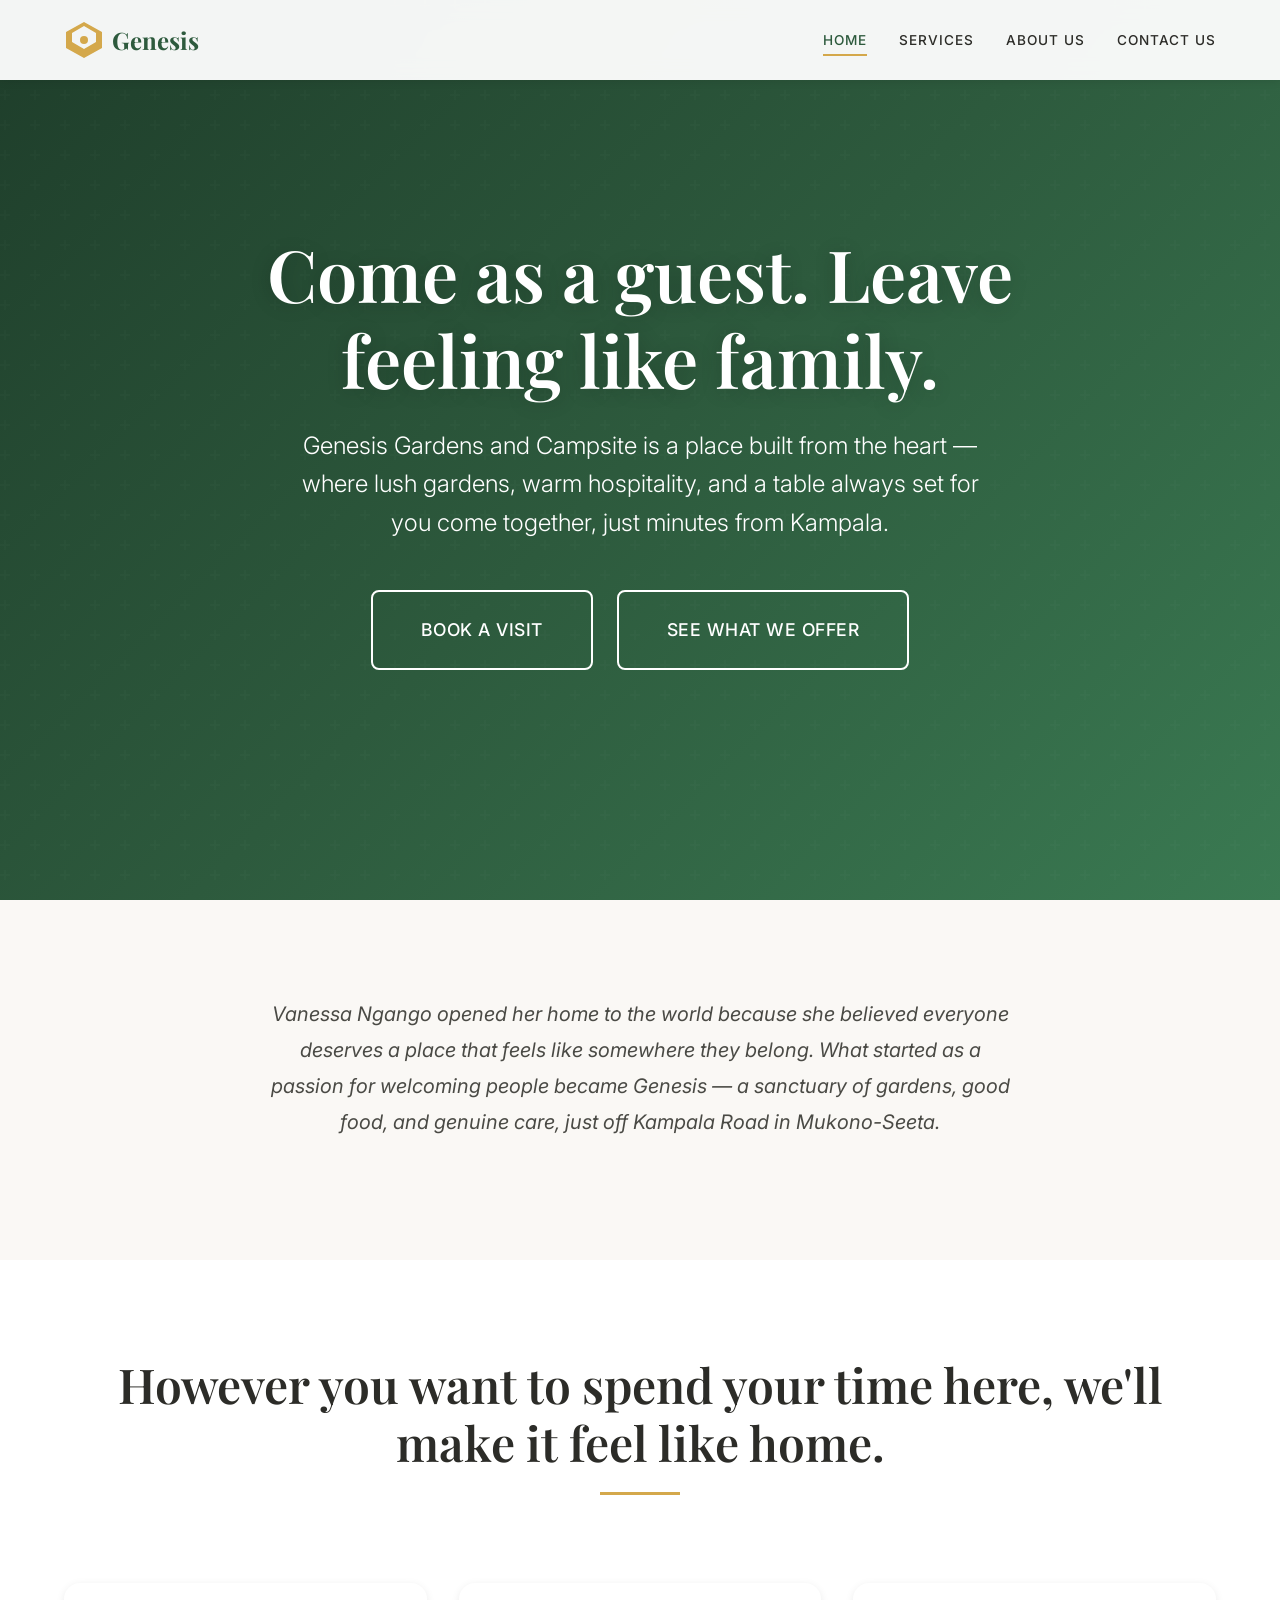
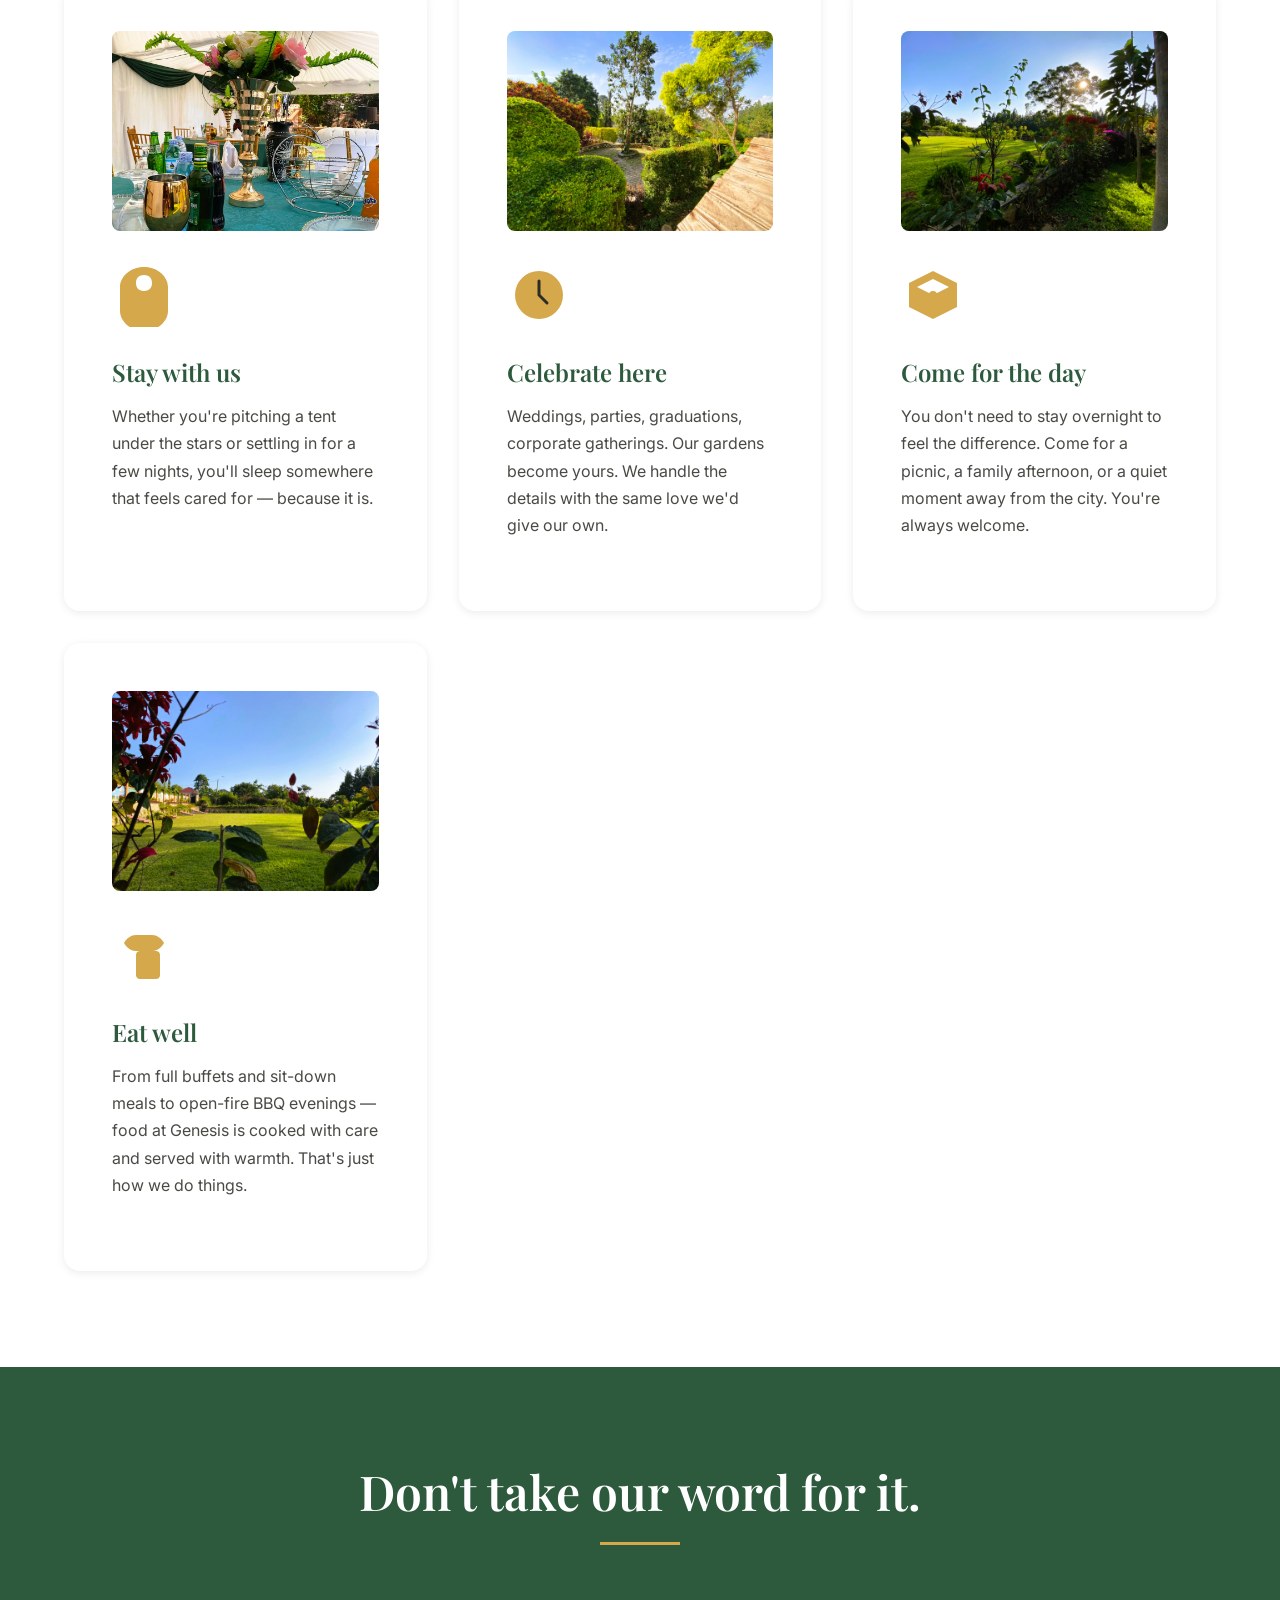
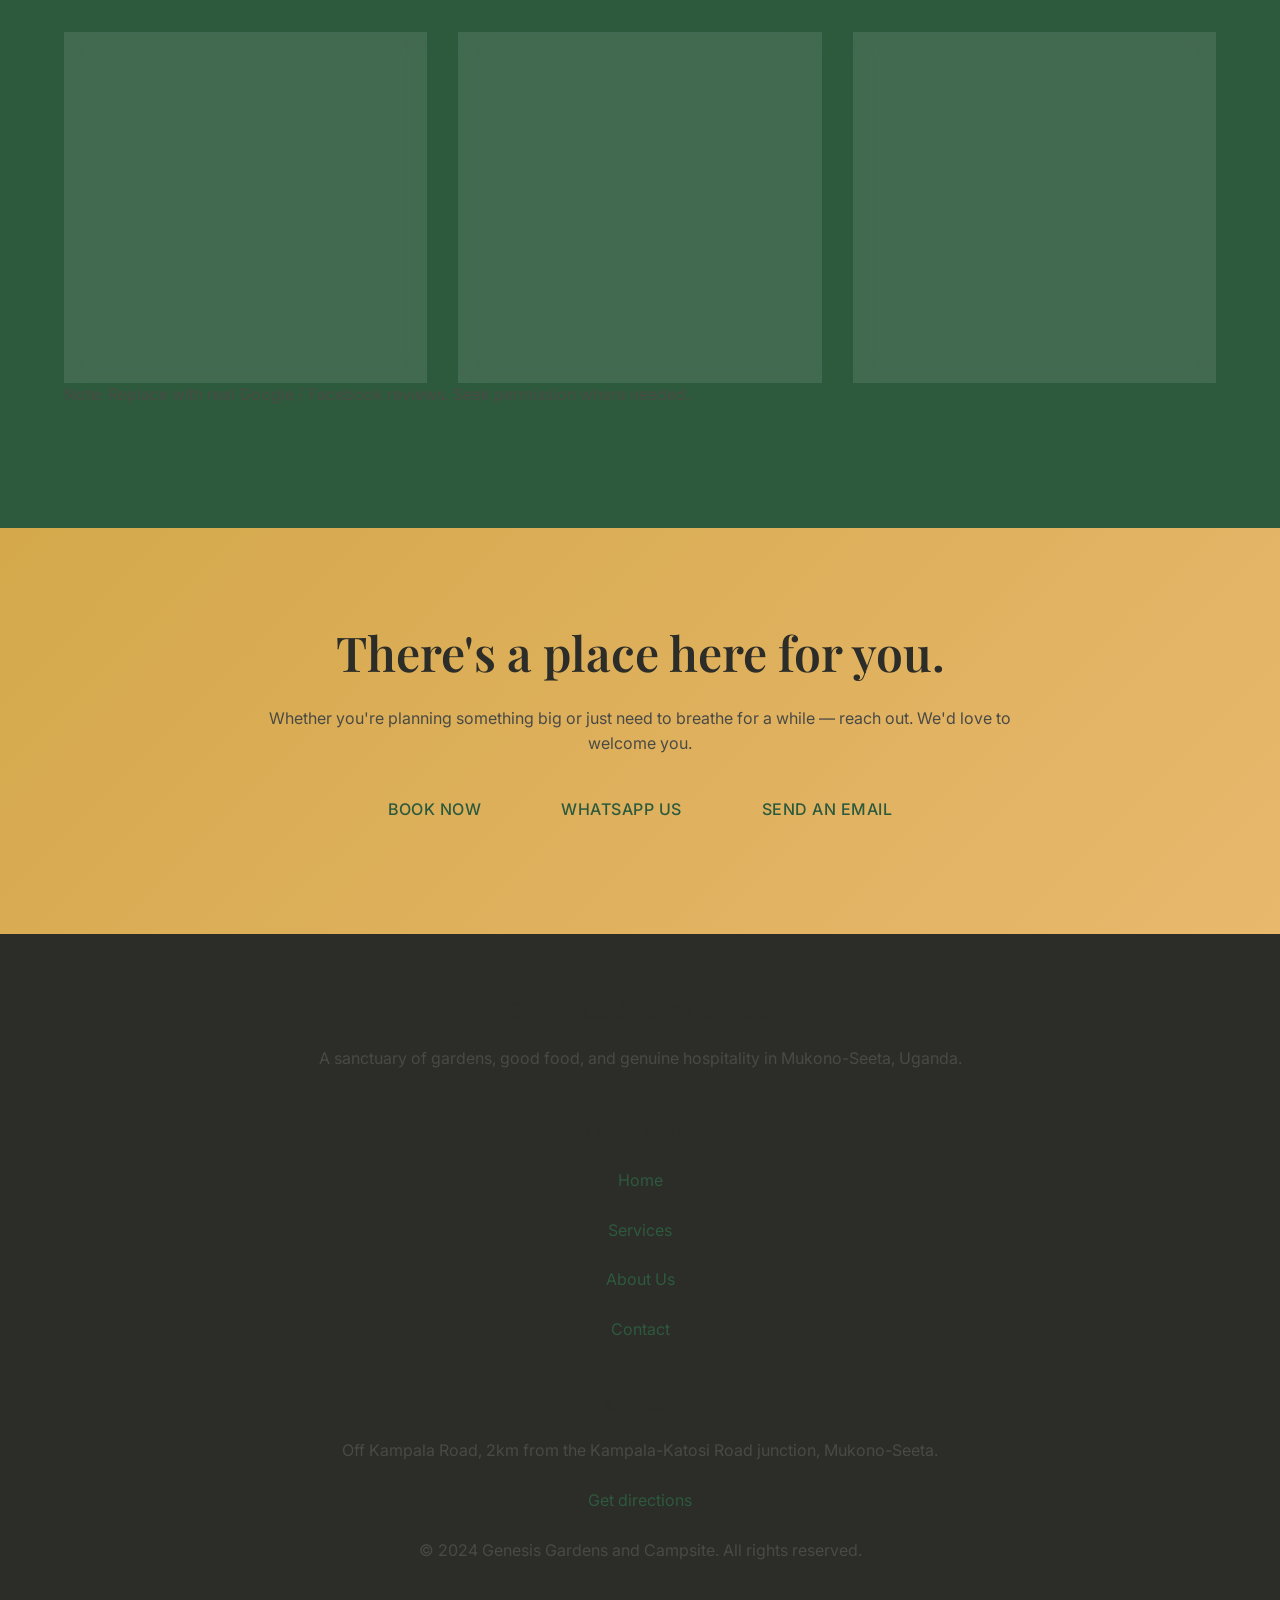
<file: index.html>
<!DOCTYPE html>
<html lang="en">
<head>
  <meta charset="UTF-8">
  <meta name="viewport" content="width=device-width, initial-scale=1.0">
  <meta name="description" content="Genesis Gardens and Campsite - A sanctuary of gardens, good food, and genuine hospitality in Mukono-Seeta, Uganda. Book camping, events, day visits, and catering.">
  <meta name="keywords" content="campsite, gardens, Uganda, Mukono, events, wedding venue, camping, day visits, catering">
  <title>Genesis Gardens and Campsite - Mukono-Seeta, Uganda</title>
  
  <!-- Google Fonts -->
  <link rel="preconnect" href="https://fonts.googleapis.com">
  <link rel="preconnect" href="https://fonts.gstatic.com" crossorigin>
  <link href="https://fonts.googleapis.com/css2?family=Inter:wght@300;400;500;600;700&family=Playfair+Display:wght@400;500;600;700&display=swap" rel="stylesheet">
  
  <!-- Stylesheets -->
  <link rel="stylesheet" href="styles.css">
</head>
<body>
  <!-- Navigation -->
  <nav class="navbar">
    <div class="container">
      <a href="index.html" class="logo">
        <svg class="logo-icon" viewBox="0 0 40 40" xmlns="http://www.w3.org/2000/svg">
          <path d="M20 2L2 12v16l18 10 18-10V12L20 2zm0 4l12 7v9l-12 7-12-7v-9l12-7z"/>
          <circle cx="20" cy="20" r="4"/>
        </svg>
        Genesis
      </a>
      
      <button class="mobile-menu-toggle" aria-label="Toggle menu">
        <span></span>
        <span></span>
        <span></span>
      </button>
      
      <ul class="nav-menu">
        <li><a href="index.html" class="nav-link active">Home</a></li>
        <li><a href="services.html" class="nav-link">Services</a></li>
        <li><a href="about.html" class="nav-link">About Us</a></li>
        <li><a href="contact.html" class="nav-link">Contact Us</a></li>
      </ul>
    </div>
  </nav>

    <!-- Hero Section -->
  <section class="hero">
    <div class="hero-bg-image"></div>
    <div class="hero-content">
      <h1 class="hero-headline">Come as a guest. Leave feeling like family.</h1>
      <p class="hero-subheadline">Genesis Gardens and Campsite is a place built from the heart — where lush gardens, warm hospitality, and a table always set for you come together, just minutes from Kampala.</p>
      <div class="hero-cta">
        <a href="contact.html" class="btn btn-outline btn-lg">Book a visit</a>
        <a href="services.html" class="btn btn-outline btn-lg">See what we offer</a>
      </div>
    </div>
  </section>

  <!-- About Section (Homepage One-liner) -->
  <section class="section">
    <div class="container container-narrow text-center">
      <p class="lead">
        Vanessa Ngango opened her home to the world because she believed everyone deserves a place that feels like somewhere they belong. What started as a passion for welcoming people became Genesis — a sanctuary of gardens, good food, and genuine care, just off Kampala Road in Mukono-Seeta.
      </p>
    </div>
  </section>

  <!-- Services Snapshot -->
  <section class="section section-alt">
    <div class="container">
      <div class="section-heading">
        <h2>However you want to spend your time here, we'll make it feel like home.</h2>
      </div>
      
      <div class="services-grid">
        <!-- Service Card 1 -->
        <div class="card">
          <img src="WhatsApp-Image-2023-01-08-at-12.52.33.jpg" alt="Camping accommodation at Genesis Gardens" class="card-img">
          <svg class="card-icon" viewBox="0 0 64 64" xmlns="http://www.w3.org/2000/svg">
            <path d="M32 4C18 4 8 14 8 24v24c0 10 10 20 24 20s24-10 24-20V24c0-10-10-20-24-20zm0 8c6 0 8 4 8 8s-2 8-8 8-8-4-8-8 2-8 8-8z"/>
            <path d="M20 44h24v4H20z"/>
          </svg>
          <h3 class="card-title">Stay with us</h3>
          <p class="card-text">Whether you're pitching a tent under the stars or settling in for a few nights, you'll sleep somewhere that feels cared for — because it is.</p>
        </div>
        
        <!-- Service Card 2 -->
        <div class="card">
          <img src="WhatsApp-Image-2023-01-08-at-13.04.06.jpg" alt="Events and celebrations at Genesis Gardens" class="card-img">
          <svg class="card-icon" viewBox="0 0 64 64" xmlns="http://www.w3.org/2000/svg">
            <circle cx="32" cy="32" r="24"/>
            <path d="M32 18v14l8 8" stroke="currentColor" stroke-width="3" fill="none" stroke-linecap="round"/>
          </svg>
          <h3 class="card-title">Celebrate here</h3>
          <p class="card-text">Weddings, parties, graduations, corporate gatherings. Our gardens become yours. We handle the details with the same love we'd give our own.</p>
        </div>
        
        <!-- Service Card 3 -->
        <div class="card">
          <img src="WhatsApp-Image-2023-01-08-at-13.04.17.jpg" alt="Day visits and picnics at Genesis Gardens" class="card-img">
          <svg class="card-icon" viewBox="0 0 64 64" xmlns="http://www.w3.org/2000/svg">
            <path d="M32 8L8 20v24l24 12 24-12V20L32 8zm0 8l16 8-16 8-16-8 16-8z"/>
            <circle cx="32" cy="32" r="4"/>
          </svg>
          <h3 class="card-title">Come for the day</h3>
          <p class="card-text">You don't need to stay overnight to feel the difference. Come for a picnic, a family afternoon, or a quiet moment away from the city. You're always welcome.</p>
        </div>
        
        <!-- Service Card 4 -->
        <div class="card">
          <img src="WhatsApp-Image-2023-01-08-at-13.04.18.jpg" alt="Catering and dining at Genesis Gardens" class="card-img">
          <svg class="card-icon" viewBox="0 0 64 64" xmlns="http://www.w3.org/2000/svg">
            <path d="M40 12H24c-8 0-12 8-12 8s4 8 12 8h16c8 0 12-8 12-8s-4-8-12-8z"/>
            <path d="M24 32v20c0 4 4 4 4 4h16c4 0 4-4 4-4V32c0-4-4-4-4-4H28c-4 0-4 4-4 4z"/>
          </svg>
          <h3 class="card-title">Eat well</h3>
          <p class="card-text">From full buffets and sit-down meals to open-fire BBQ evenings — food at Genesis is cooked with care and served with warmth. That's just how we do things.</p>
        </div>
      </div>
    </div>
  </section>

  <!-- Social Proof / Testimonials -->
  <section class="section testimonials">
    <div class="container">
      <div class="section-heading">
        <h2>Don't take our word for it.</h2>
      </div>
      
      <div class="testimonials-grid">
        <div class="testimonial-card">
          <p class="testimonial-text">So tranquil and secluded. The place feels like a real home — I recommend it to anyone who wants something genuinely special.</p>
          <p class="testimonial-author">— George</p>
        </div>
        
        <div class="testimonial-card">
          <p class="testimonial-text">Absolutely lovely. Very clean. You can feel the love in how it's maintained.</p>
          <p class="testimonial-author">— verified guest</p>
        </div>
        
        <div class="testimonial-card">
          <p class="testimonial-text">Another weekend of unforgettable experience. This place keeps drawing us back.</p>
          <p class="testimonial-author">— Benjamin</p>
        </div>
      </div>
      
      <p class="quote-section">Note: Replace with real Google / Facebook reviews. Seek permission where needed.</p>
    </div>
  </section>

  <!-- Bottom CTA -->
  <section class="cta-banner">
    <div class="container container-narrow">
      <h2>There's a place here for you.</h2>
      <p>Whether you're planning something big or just need to breathe for a while — reach out. We'd love to welcome you.</p>
      <div class="btn-group">
        <a href="contact.html" class="btn">Book now</a>
        <a href="contact.html" class="btn">WhatsApp us</a>
        <a href="contact.html" class="btn">Send an email</a>
      </div>
    </div>
  </section>

  <!-- Footer -->
  <footer class="footer">
    <div class="container">
      <div class="footer-content">
        <div class="footer-section">
          <h4>Genesis Gardens & Campsite</h4>
          <p>A sanctuary of gardens, good food, and genuine hospitality in Mukono-Seeta, Uganda.</p>
        </div>
        
        <div class="footer-section">
          <h4>Quick Links</h4>
          <p><a href="index.html">Home</a></p>
          <p><a href="services.html">Services</a></p>
          <p><a href="about.html">About Us</a></p>
          <p><a href="contact.html">Contact</a></p>
        </div>
        
        <div class="footer-section">
          <h4>Contact</h4>
          <p>Off Kampala Road, 2km from the Kampala-Katosi Road junction, Mukono-Seeta.</p>
          <p><a href="contact.html">Get directions</a></p>
        </div>
      </div>
      
      <div class="footer-bottom">
        <p>&copy; 2024 Genesis Gardens and Campsite. All rights reserved.</p>
      </div>
    </div>
  </footer>

  <!-- JavaScript -->
  <script src="script.js"></script>
</body>
</html>
</file>
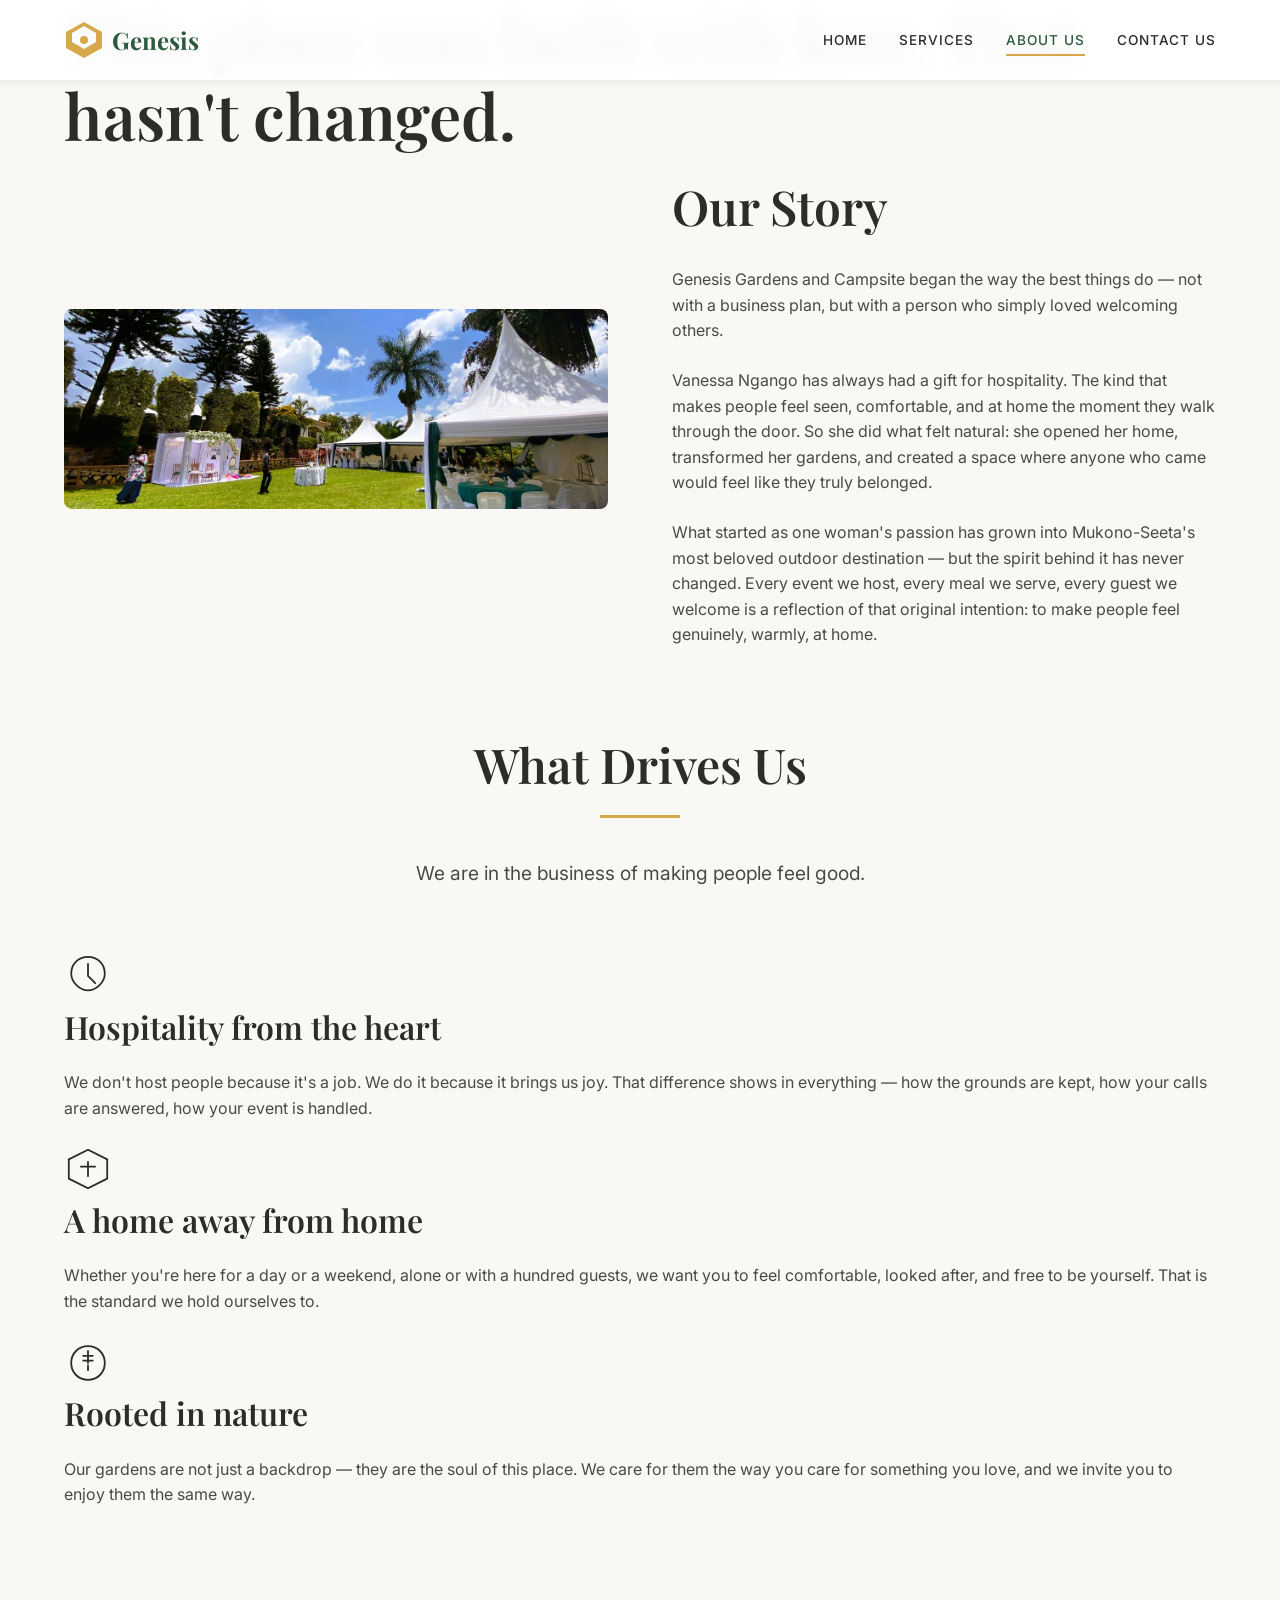
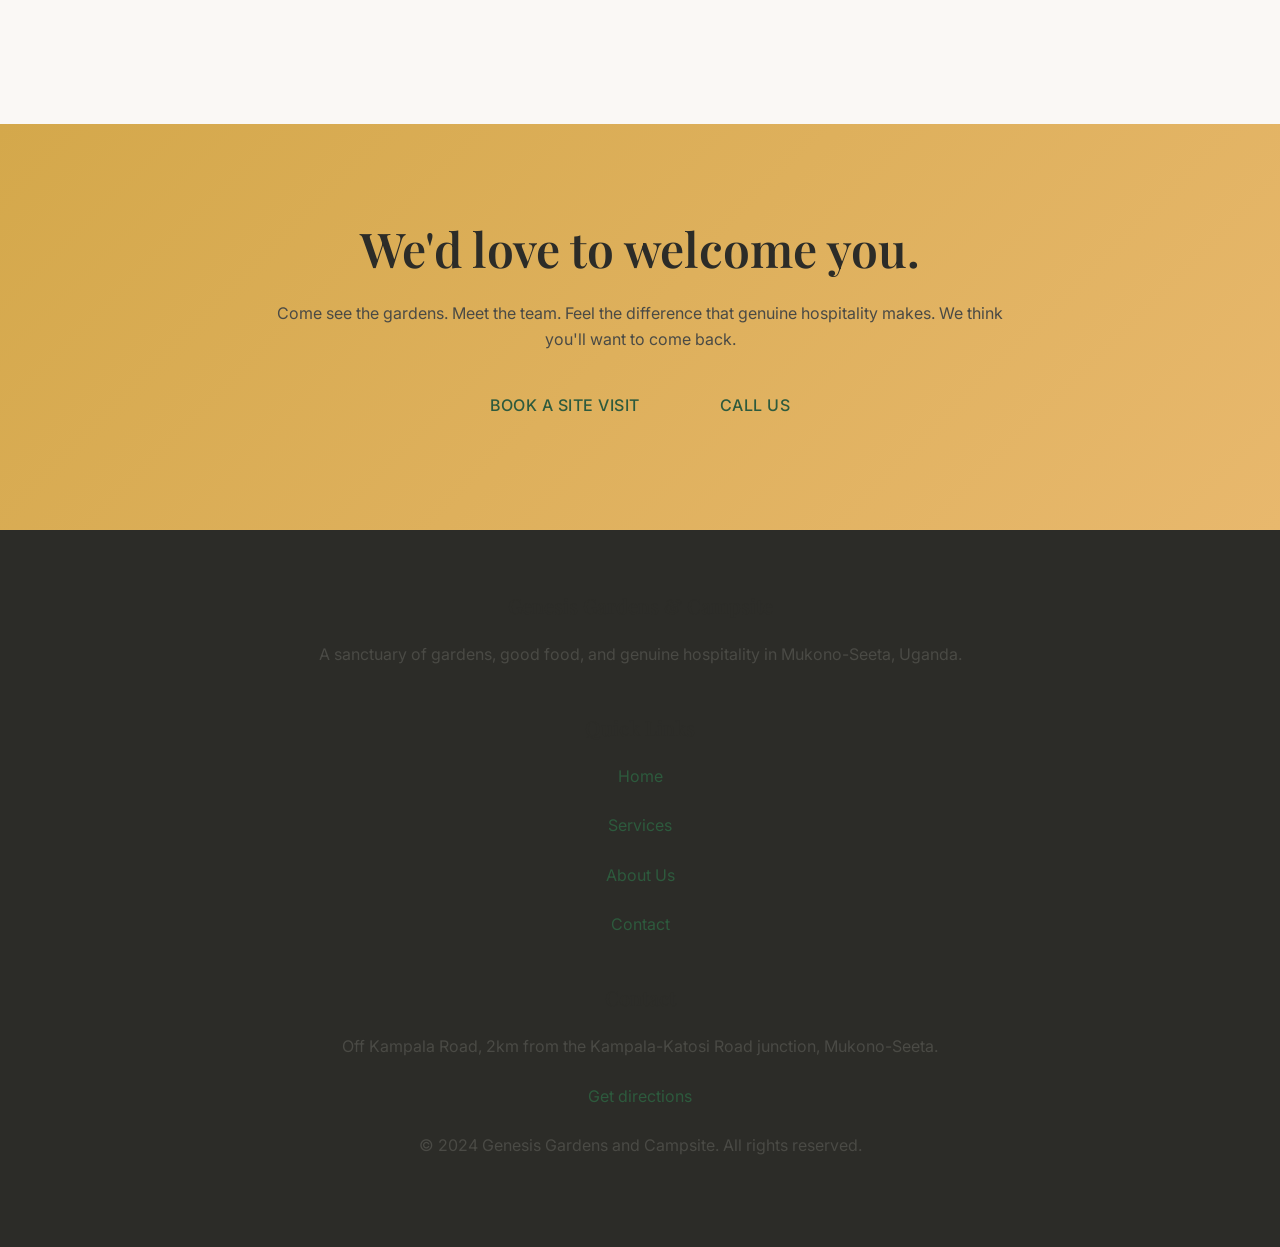
<file: about.html>
<!DOCTYPE html>
<html lang="en">
<head>
  <meta charset="UTF-8">
  <meta name="viewport" content="width=device-width, initial-scale=1.0">
  <meta name="description" content="Learn the story of Genesis Gardens and Campsite - founded by Vanessa Ngango with a passion for genuine hospitality in Mukono-Seeta, Uganda.">
  <title>About Us - Genesis Gardens and Campsite</title>
  
  <!-- Google Fonts -->
  <link rel="preconnect" href="https://fonts.googleapis.com">
  <link rel="preconnect" href="https://fonts.gstatic.com" crossorigin>
  <link href="https://fonts.googleapis.com/css2?family=Inter:wght@300;400;500;600;700&family=Playfair+Display:wght@400;500;600;700&display=swap" rel="stylesheet">
  
  <!-- Stylesheets -->
  <link rel="stylesheet" href="styles.css">
</head>
<body>
  <!-- Navigation -->
  <nav class="navbar">
    <div class="container">
      <a href="index.html" class="logo">
        <svg class="logo-icon" viewBox="0 0 40 40" xmlns="http://www.w3.org/2000/svg">
          <path d="M20 2L2 12v16l18 10 18-10V12L20 2zm0 4l12 7v9l-12 7-12-7v-9l12-7z"/>
          <circle cx="20" cy="20" r="4"/>
        </svg>
        Genesis
      </a>
      
      <button class="mobile-menu-toggle" aria-label="Toggle menu">
        <span></span>
        <span></span>
        <span></span>
      </button>
      
      <ul class="nav-menu">
        <li><a href="index.html" class="nav-link">Home</a></li>
        <li><a href="services.html" class="nav-link">Services</a></li>
        <li><a href="about.html" class="nav-link active">About Us</a></li>
        <li><a href="contact.html" class="nav-link">Contact Us</a></li>
      </ul>
    </div>
  </nav>

  <!-- Page Hero -->
  <section class="about-hero">
    <div class="container">
      <h1>This place was built with love. That hasn't changed.</h1>
    </div>
  </section>

  <!-- Origin Story with Image -->
  <section class="origin-story">
    <div class="container">
      <div class="section-grid">
        <div>
          <img src="WhatsApp-Image-2023-01-08-at-12.52.32.jpg" alt="Genesis Gardens - Beautiful garden setting" class="card-img">
        </div>
        <div>
          <h2 class="section-heading-title">Our Story</h2>
          <p>Genesis Gardens and Campsite began the way the best things do — not with a business plan, but with a person who simply loved welcoming others.</p>
          <p>Vanessa Ngango has always had a gift for hospitality. The kind that makes people feel seen, comfortable, and at home the moment they walk through the door. So she did what felt natural: she opened her home, transformed her gardens, and created a space where anyone who came would feel like they truly belonged.</p>
          <p>What started as one woman's passion has grown into Mukono-Seeta's most beloved outdoor destination — but the spirit behind it has never changed. Every event we host, every meal we serve, every guest we welcome is a reflection of that original intention: to make people feel genuinely, warmly, at home.</p>
        </div>
      </div>
    </div>
  </section>

  <!-- Values Section -->
  <section class="values-section">
    <div class="container">
      <div class="section-heading">
        <h2>What Drives Us</h2>
        <p class="section-description">We are in the business of making people feel good.</p>
      </div>
      
      <div class="values-grid">
        <!-- Value 1 -->
        <div class="value-card">
          <svg class="value-icon" viewBox="0 0 80 80" xmlns="http://www.w3.org/2000/svg">
            <path d="M40 8C24 8 12 20 12 36c0 16 16 28 28 28s28-12 28-28C68 20 56 8 40 8z" fill="none" stroke="currentColor" stroke-width="3"/>
            <path d="M40 20v20l12 12" fill="none" stroke="currentColor" stroke-width="3" stroke-linecap="round"/>
          </svg>
          <h3>Hospitality from the heart</h3>
          <p>We don't host people because it's a job. We do it because it brings us joy. That difference shows in everything — how the grounds are kept, how your calls are answered, how your event is handled.</p>
        </div>
        
        <!-- Value 2 -->
        <div class="value-card">
          <svg class="value-icon" viewBox="0 0 80 80" xmlns="http://www.w3.org/2000/svg">
            <path d="M40 8L8 24v32l32 16 32-16V24L40 8z" fill="none" stroke="currentColor" stroke-width="3"/>
            <path d="M40 28v24M28 36h24" fill="none" stroke="currentColor" stroke-width="3" stroke-linecap="round"/>
          </svg>
          <h3>A home away from home</h3>
          <p>Whether you're here for a day or a weekend, alone or with a hundred guests, we want you to feel comfortable, looked after, and free to be yourself. That is the standard we hold ourselves to.</p>
        </div>
        
        <!-- Value 3 -->
        <div class="value-card">
          <svg class="value-icon" viewBox="0 0 80 80" xmlns="http://www.w3.org/2000/svg">
            <path d="M40 12c-16 0-28 12-28 28 0 16 12 28 28 28s28-12 28-28c0-16-12-28-28-28z" fill="none" stroke="currentColor" stroke-width="3"/>
            <path d="M40 20v20M32 28h16M32 36h16M40 44v8" fill="none" stroke="currentColor" stroke-width="3" stroke-linecap="round"/>
          </svg>
          <h3>Rooted in nature</h3>
          <p>Our gardens are not just a backdrop — they are the soul of this place. We care for them the way you care for something you love, and we invite you to enjoy them the same way.</p>
        </div>
      </div>
    </div>
  </section>

  <!-- Additional Image Section -->
  <section class="section">
    <div class="container">
      
        
        
          
        </div>
      </div>
    </div>
  </section>

  <!-- Closing CTA -->
  <section class="cta-banner">
    <div class="container container-narrow">
      <h2>We'd love to welcome you.</h2>
      <p>Come see the gardens. Meet the team. Feel the difference that genuine hospitality makes. We think you'll want to come back.</p>
      <div class="btn-group">
        <a href="contact.html" class="btn">Book a site visit</a>
        <a href="contact.html" class="btn">Call us</a>
      </div>
    </div>
  </section>

  <!-- Footer -->
  <footer class="footer">
    <div class="container">
      <div class="footer-content">
        <div class="footer-section">
          <h4>Genesis Gardens & Campsite</h4>
          <p>A sanctuary of gardens, good food, and genuine hospitality in Mukono-Seeta, Uganda.</p>
        </div>
        
        <div class="footer-section">
          <h4>Quick Links</h4>
          <p><a href="index.html">Home</a></p>
          <p><a href="services.html">Services</a></p>
          <p><a href="about.html">About Us</a></p>
          <p><a href="contact.html">Contact</a></p>
        </div>
        
        <div class="footer-section">
          <h4>Contact</h4>
          <p>Off Kampala Road, 2km from the Kampala-Katosi Road junction, Mukono-Seeta.</p>
          <p><a href="contact.html">Get directions</a></p>
        </div>
      </div>
      
      <div class="footer-bottom">
        <p>&copy; 2024 Genesis Gardens and Campsite. All rights reserved.</p>
      </div>
    </div>
  </footer>

  <!-- JavaScript -->
  <script src="script.js"></script>
</body>
</html>
</file>
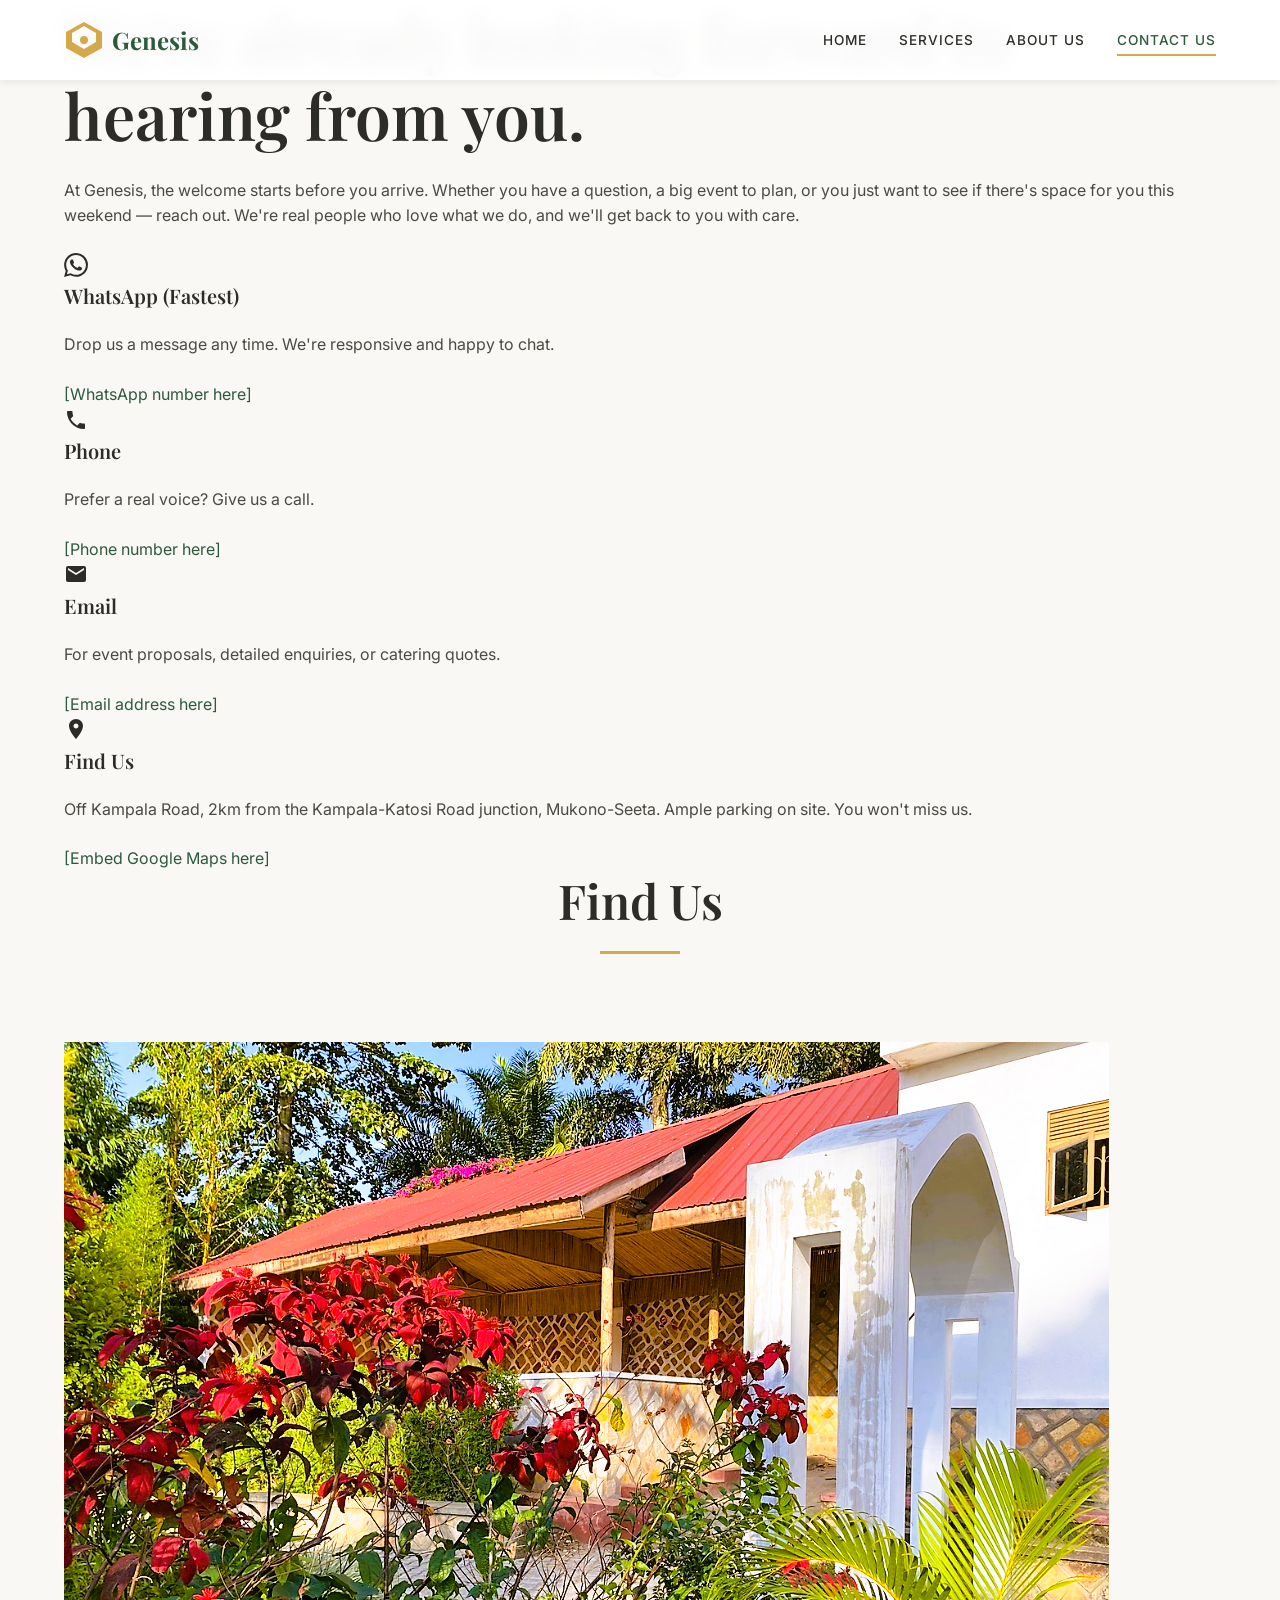
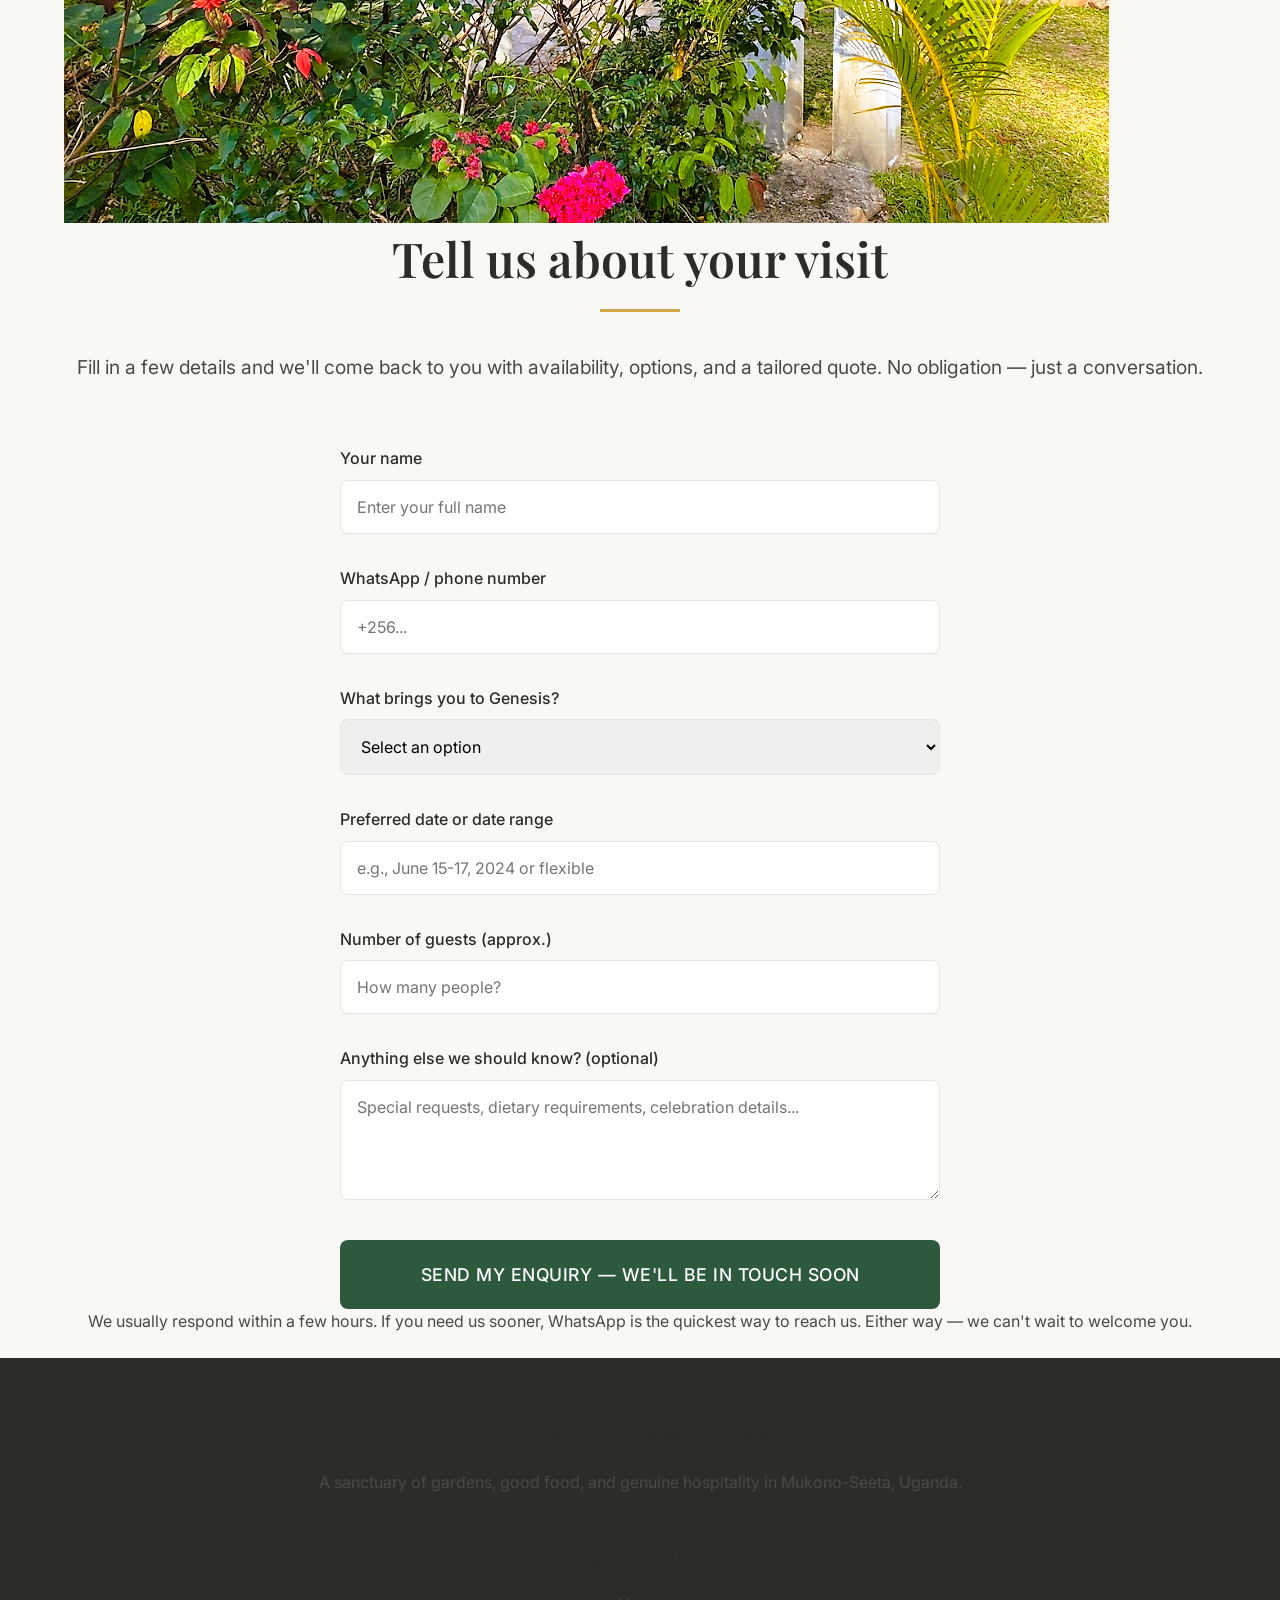
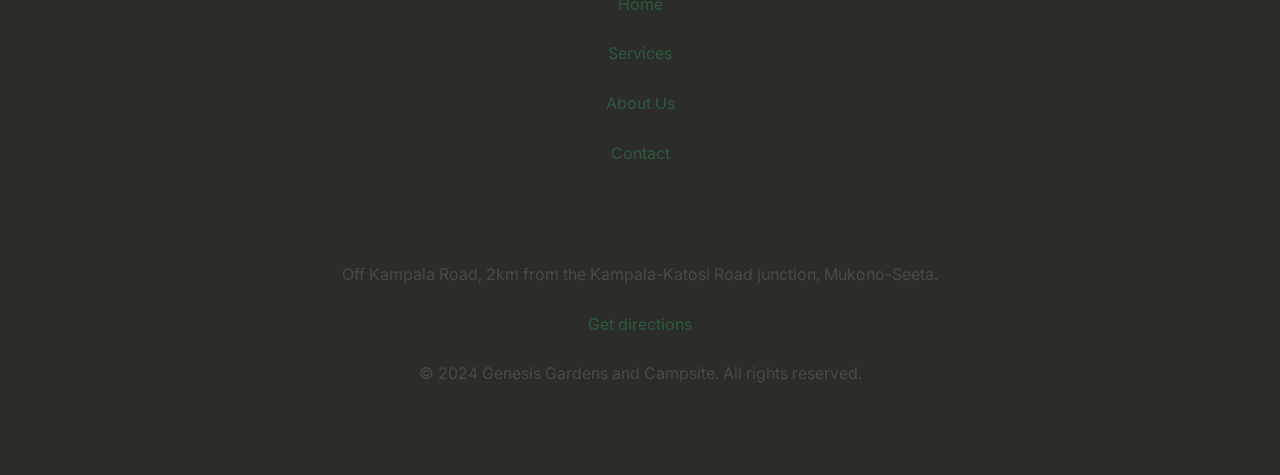
<file: contact.html>
<!DOCTYPE html>
<html lang="en">
<head>
  <meta charset="UTF-8">
  <meta name="viewport" content="width=device-width, initial-scale=1.0">
  <meta name="description" content="Contact Genesis Gardens and Campsite - Get in touch for bookings, events, day visits, and catering in Mukono-Seeta, Uganda.">
  <title>Contact Us - Genesis Gardens and Campsite</title>
  
  <!-- Google Fonts -->
  <link rel="preconnect" href="https://fonts.googleapis.com">
  <link rel="preconnect" href="https://fonts.gstatic.com" crossorigin>
  <link href="https://fonts.googleapis.com/css2?family=Inter:wght@300;400;500;600;700&family=Playfair+Display:wght@400;500;600;700&display=swap" rel="stylesheet">
  
  <!-- Stylesheets -->
  <link rel="stylesheet" href="styles.css">
</head>
<body>
  <!-- Navigation -->
  <nav class="navbar">
    <div class="container">
      <a href="index.html" class="logo">
        <svg class="logo-icon" viewBox="0 0 40 40" xmlns="http://www.w3.org/2000/svg">
          <path d="M20 2L2 12v16l18 10 18-10V12L20 2zm0 4l12 7v9l-12 7-12-7v-9l12-7z"/>
          <circle cx="20" cy="20" r="4"/>
        </svg>
        Genesis
      </a>
      
      <button class="mobile-menu-toggle" aria-label="Toggle menu">
        <span></span>
        <span></span>
        <span></span>
      </button>
      
      <ul class="nav-menu">
        <li><a href="index.html" class="nav-link">Home</a></li>
        <li><a href="services.html" class="nav-link">Services</a></li>
        <li><a href="about.html" class="nav-link">About Us</a></li>
        <li><a href="contact.html" class="nav-link active">Contact Us</a></li>
      </ul>
    </div>
  </nav>

  <!-- Page Hero -->
  <section class="contact-hero">
    <div class="container">
      <h1>We're already looking forward to hearing from you.</h1>
      <p>At Genesis, the welcome starts before you arrive. Whether you have a question, a big event to plan, or you just want to see if there's space for you this weekend — reach out. We're real people who love what we do, and we'll get back to you with care.</p>
    </div>
  </section>

  <!-- Contact Content -->
  <section class="contact-content">
    <div class="container">
      <!-- Contact Channels -->
      <div class="contact-grid">
        <!-- WhatsApp -->
        <div class="contact-card">
          <svg class="contact-icon" viewBox="0 0 24 24" fill="currentColor" xmlns="http://www.w3.org/2000/svg">
            <path d="M17.472 14.382c-.297-.149-1.758-.867-2.03-.967-.273-.099-.471-.148-.67.15-.197.297-.767.966-.94 1.164-.173.199-.347.223-.644.075-.297-.15-1.255-.463-2.39-1.475-.883-.788-1.48-1.761-1.653-2.059-.173-.297-.018-.458.13-.606.134-.133.298-.347.446-.52.149-.174.198-.298.298-.497.099-.198.05-.371-.025-.52-.075-.149-.669-1.612-.916-2.207-.242-.579-.487-.5-.669-.51-.173-.008-.371-.01-.57-.01-.198 0-.52.074-.792.372-.272.297-1.04 1.016-1.04 2.479 0 1.462 1.065 2.875 1.213 3.074.149.198 2.096 3.2 5.077 4.487.709.306 1.262.489 1.694.625.712.227 1.36.195 1.871.118.571-.085 1.758-.719 2.006-1.413.248-.694.248-1.289.173-1.413-.074-.124-.272-.198-.57-.347m-5.421 7.403h-.004a9.87 9.87 0 01-5.031-1.378l-.361-.214-3.741.982.998-3.648-.235-.374a9.86 9.86 0 01-1.51-5.26c.001-5.45 4.436-9.884 9.888-9.884 2.64 0 5.122 1.03 6.988 2.898a9.825 9.825 0 012.893 6.994c-.003 5.45-4.437 9.884-9.885 9.884m8.413-18.297A11.815 11.815 0 0012.05 0C5.495 0 .16 5.335.157 11.892c0 2.096.547 4.142 1.588 5.945L.057 24l6.305-1.654a11.882 11.882 0 005.683 1.448h.005c6.554 0 11.89-5.335 11.893-11.893a11.821 11.821 0 00-3.48-8.413z"/>
          </svg>
          <h4>WhatsApp (Fastest)</h4>
          <p>Drop us a message any time. We're responsive and happy to chat.</p>
          <a href="https://wa.me/256XXXXXXXX" target="_blank" rel="noopener">[WhatsApp number here]</a>
        </div>
        
        <!-- Phone -->
        <div class="contact-card">
          <svg class="contact-icon" viewBox="0 0 24 24" fill="currentColor" xmlns="http://www.w3.org/2000/svg">
            <path d="M6.62 10.79c1.44 2.83 3.76 5.14 6.59 6.59l2.2-2.2c.27-.27.67-.36 1.02-.24 1.12.37 2.33.57 3.57.57.55 0 1 .45 1 1V20c0 .55-.45 1-1 1-9.39 0-17-7.61-17-17 0-.55.45-1 1-1h3.5c.55 0 1 .45 1 1 0 1.25.2 2.45.57 3.57.11.35.03.74-.25 1.02l-2.2 2.2z"/>
          </svg>
          <h4>Phone</h4>
          <p>Prefer a real voice? Give us a call.</p>
          <a href="tel:+256XXXXXXXX">[Phone number here]</a>
        </div>
        
        <!-- Email -->
        <div class="contact-card">
          <svg class="contact-icon" viewBox="0 0 24 24" fill="currentColor" xmlns="http://www.w3.org/2000/svg">
            <path d="M20 4H4c-1.1 0-1.99.9-1.99 2L2 18c0 1.1.9 2 2 2h16c1.1 0 2-.9 2-2V6c0-1.1-.9-2-2-2zm0 4l-8 5-8-5V6l8 5 8-5v2z"/>
          </svg>
          <h4>Email</h4>
          <p>For event proposals, detailed enquiries, or catering quotes.</p>
          <a href="mailto:info@genesisgardens.ug">[Email address here]</a>
        </div>
        
        <!-- Location -->
        <div class="contact-card">
          <svg class="contact-icon" viewBox="0 0 24 24" fill="currentColor" xmlns="http://www.w3.org/2000/svg">
            <path d="M12 2C8.13 2 5 5.13 5 9c0 5.25 7 13 7 13s7-7.75 7-13c0-3.87-3.13-7-7-7zm0 9.5c-1.38 0-2.5-1.12-2.5-2.5s1.12-2.5 2.5-2.5 2.5 1.12 2.5 2.5-1.12 2.5-2.5 2.5z"/>
          </svg>
          <h4>Find Us</h4>
          <p>Off Kampala Road, 2km from the Kampala-Katosi Road junction, Mukono-Seeta. Ample parking on site. You won't miss us.</p>
          <a href="https://maps.google.com" target="_blank" rel="noopener">[Embed Google Maps here]</a>
        </div>
      </div>

      <!-- Map Image -->
      <div class="section-heading map-section">
        <h2>Find Us</h2>
      </div>
      <div class="map-container">
        <img src="Screenshot-2023-01-10-193656.png" alt="Genesis Gardens location map" class="map-img">
      </div>  
      </div>

      <!-- Booking Enquiry Form -->
      <div class="section-heading">
        <h2>Tell us about your visit</h2>
        <p class="section-description">Fill in a few details and we'll come back to you with availability, options, and a tailored quote. No obligation — just a conversation.</p>
      </div>

      <form class="contact-form" id="enquiryForm">
        <div class="form-group">
          <label for="name" class="form-label">Your name</label>
          <input type="text" id="name" name="name" class="form-input" placeholder="Enter your full name" required>
        </div>
        
        <div class="form-group">
          <label for="phone" class="form-label">WhatsApp / phone number</label>
          <input type="tel" id="phone" name="phone" class="form-input" placeholder="+256..." required>
        </div>
        
        <div class="form-group">
          <label for="purpose" class="form-label">What brings you to Genesis?</label>
          <select id="purpose" name="purpose" class="form-select" required>
            <option value="" disabled selected>Select an option</option>
            <option value="accommodation">Accommodation</option>
            <option value="event">Event</option>
            <option value="day-visit">Day Visit</option>
            <option value="catering">Catering</option>
            <option value="exploring">Just exploring</option>
          </select>
        </div>
        
        <div class="form-group">
          <label for="date" class="form-label">Preferred date or date range</label>
          <input type="text" id="date" name="date" class="form-input" placeholder="e.g., June 15-17, 2024 or flexible">
        </div>
        
        <div class="form-group">
          <label for="guests" class="form-label">Number of guests (approx.)</label>
          <input type="number" id="guests" name="guests" class="form-input" placeholder="How many people?">
        </div>
        
        <div class="form-group">
          <label for="message" class="form-label">Anything else we should know? (optional)</label>
          <textarea id="message" name="message" class="form-textarea" placeholder="Special requests, dietary requirements, celebration details..."></textarea>
        </div>
        
        <button type="submit" class="btn btn-primary btn-lg form-submit">Send my enquiry — we'll be in touch soon</button>
      </form>

      <!-- Closing line -->
      <p class="text-center quote-section">
        We usually respond within a few hours. If you need us sooner, WhatsApp is the quickest way to reach us. Either way — we can't wait to welcome you.
      </p>
    </div>
  </section>

  <!-- Footer -->
  <footer class="footer">
    <div class="container">
      <div class="footer-content">
        <div class="footer-section">
          <h4>Genesis Gardens & Campsite</h4>
          <p>A sanctuary of gardens, good food, and genuine hospitality in Mukono-Seeta, Uganda.</p>
        </div>
        
        <div class="footer-section">
          <h4>Quick Links</h4>
          <p><a href="index.html">Home</a></p>
          <p><a href="services.html">Services</a></p>
          <p><a href="about.html">About Us</a></p>
          <p><a href="contact.html">Contact</a></p>
        </div>
        
        <div class="footer-section">
          <h4>Contact</h4>
          <p>Off Kampala Road, 2km from the Kampala-Katosi Road junction, Mukono-Seeta.</p>
          <p><a href="contact.html">Get directions</a></p>
        </div>
      </div>
      
      <div class="footer-bottom">
        <p>&copy; 2024 Genesis Gardens and Campsite. All rights reserved.</p>
      </div>
    </div>
  </footer>

  <!-- JavaScript -->
  <script src="script.js"></script>
</body>
</html>
</file>
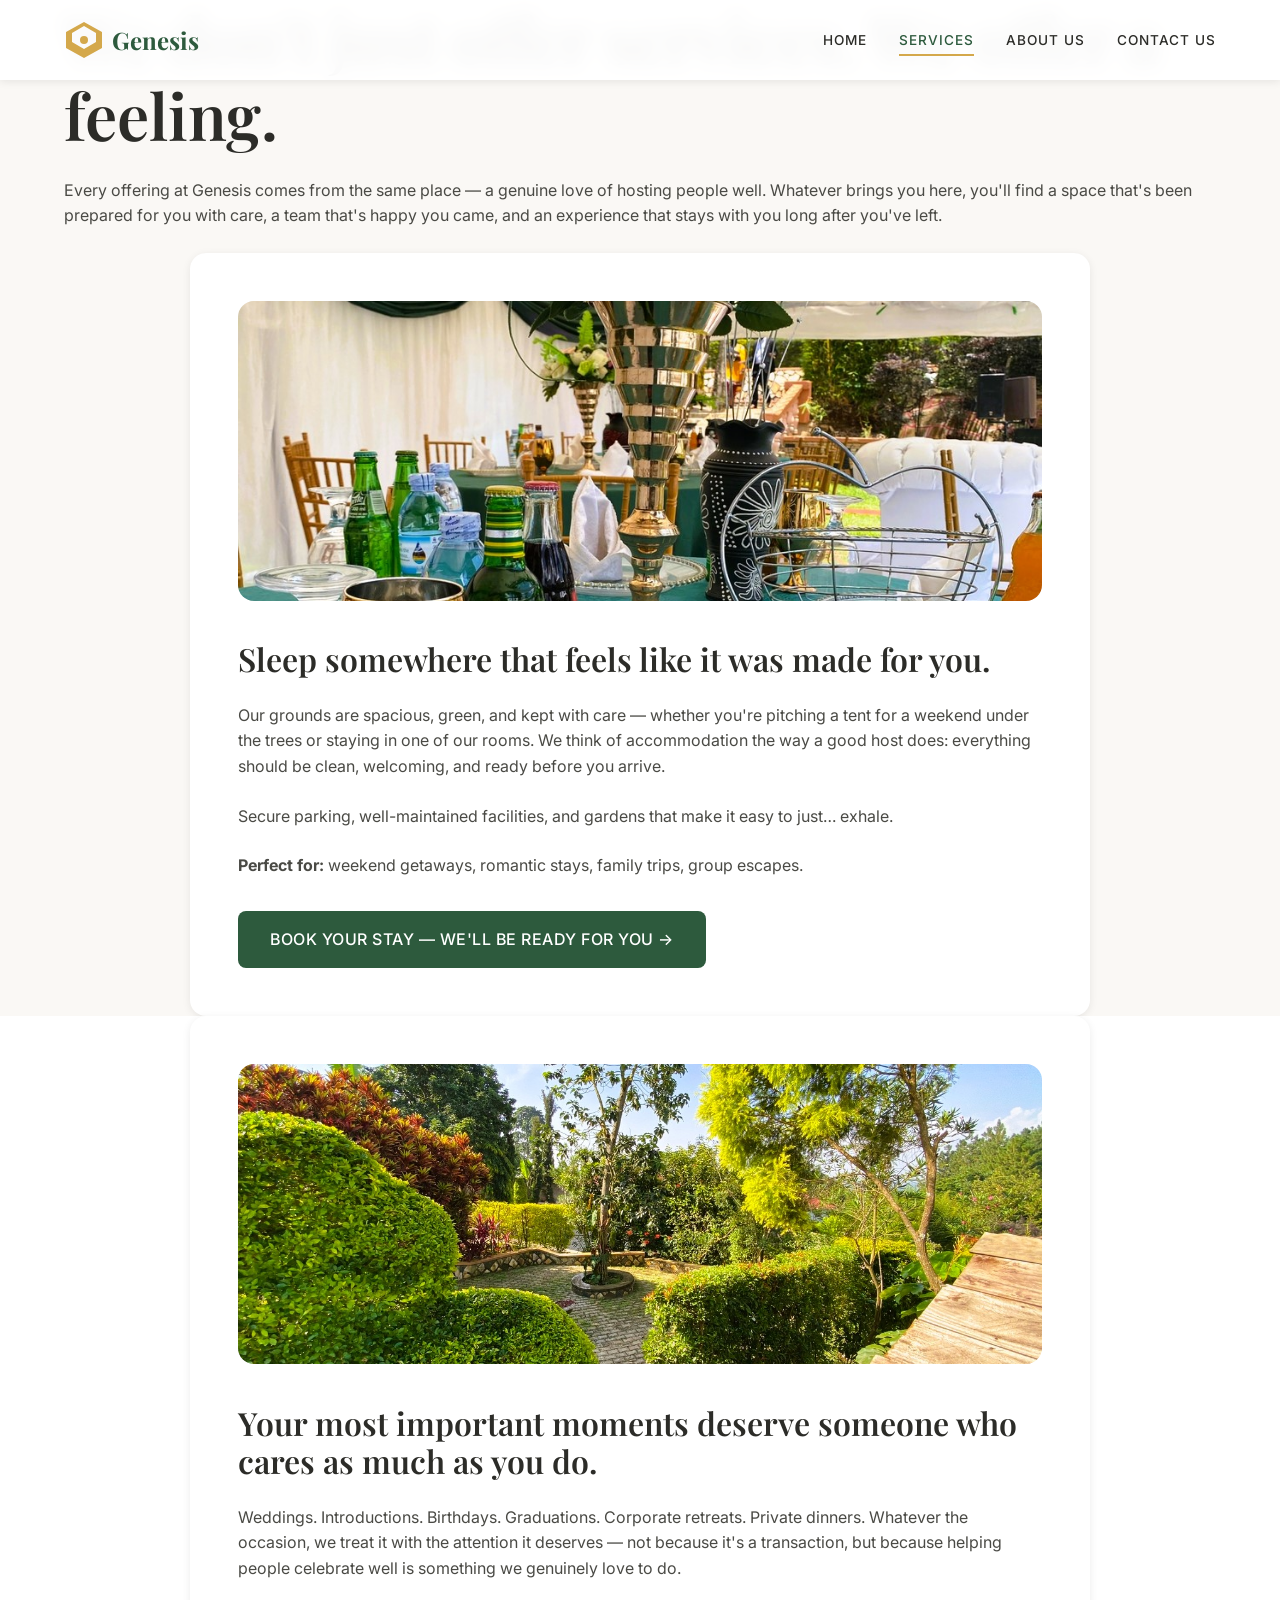
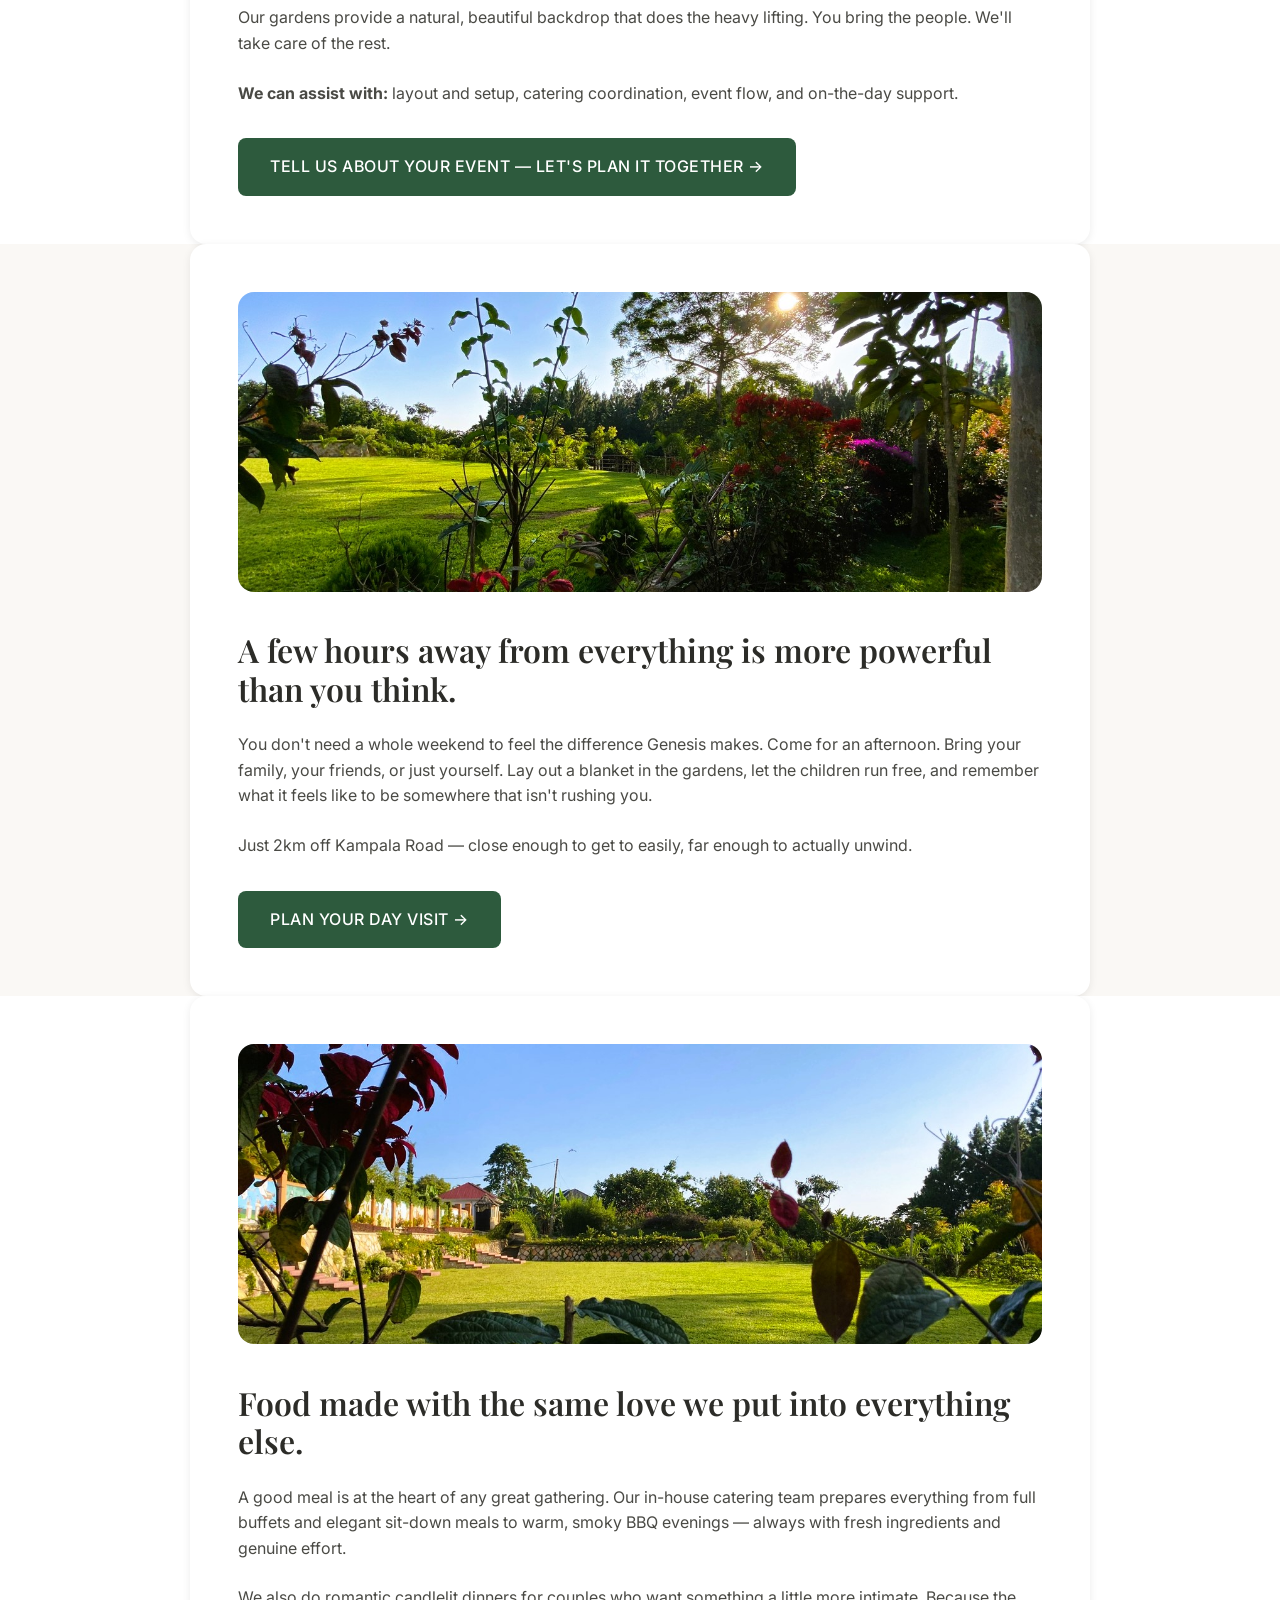
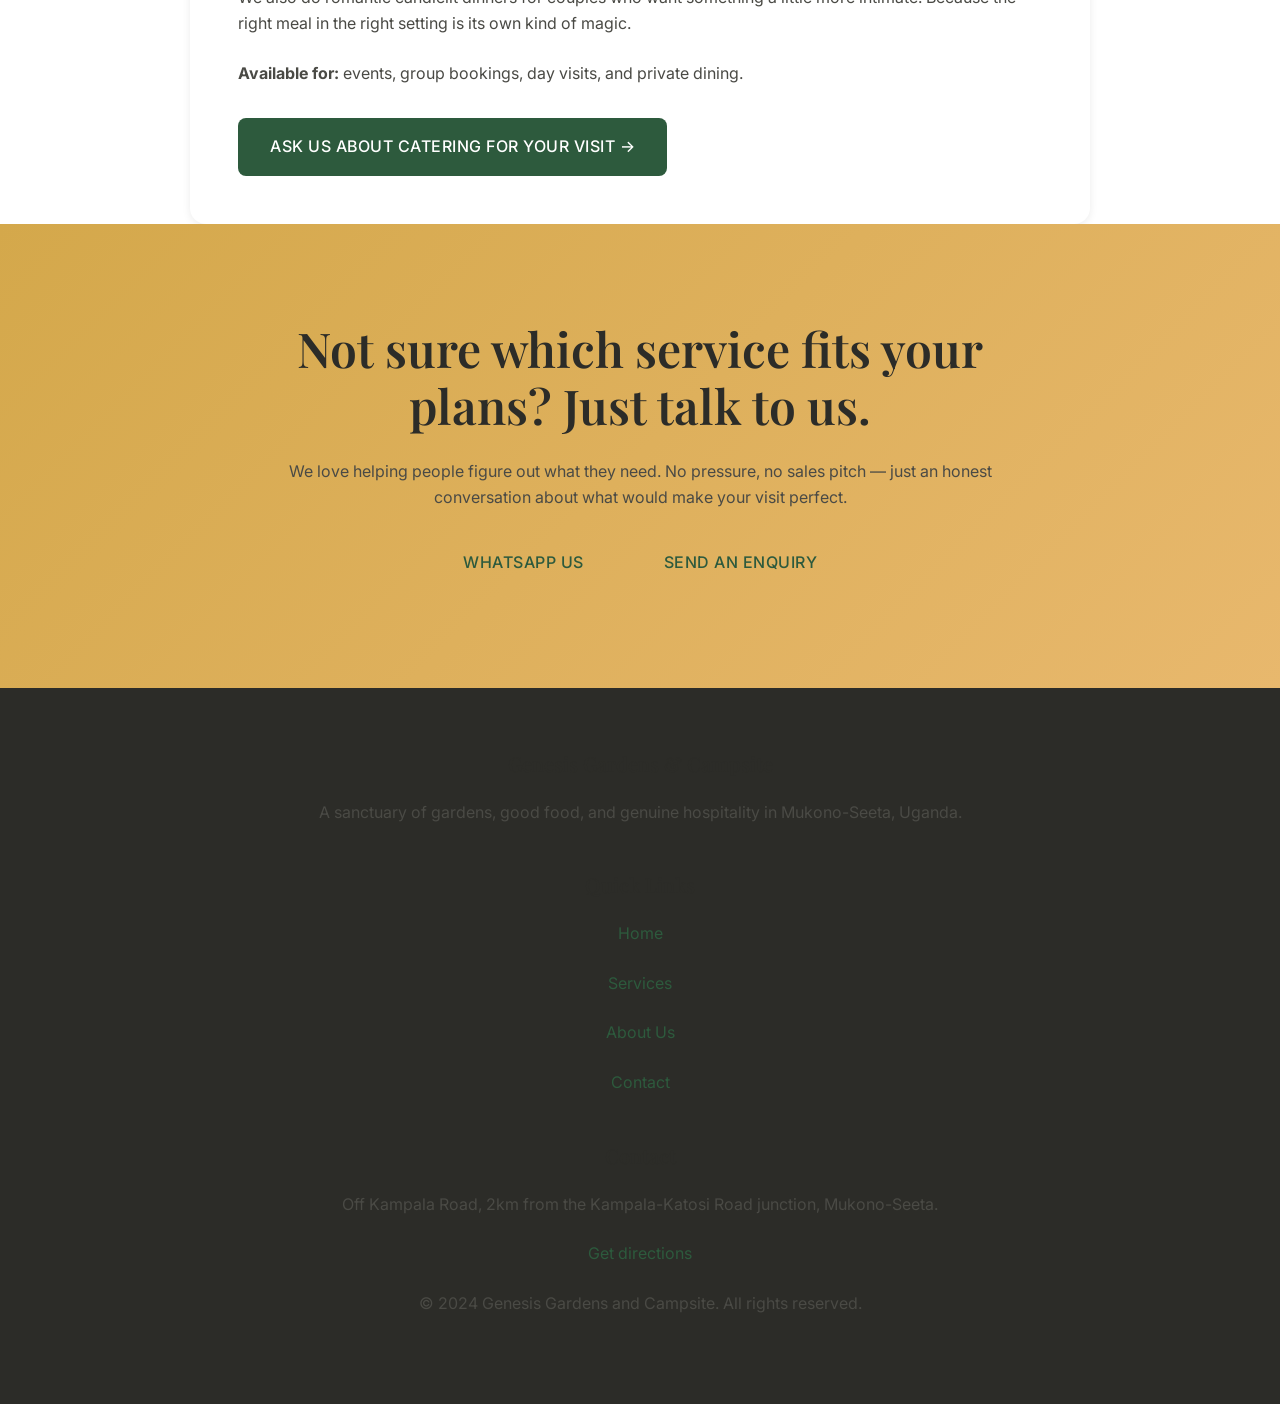
<file: services.html>
<!DOCTYPE html>
<html lang="en">
<head>
  <meta charset="UTF-8">
  <meta name="viewport" content="width=device-width, initial-scale=1.0">
  <meta name="description" content="Discover our services at Genesis Gardens and Campsite - camping, events, day visits, and catering in Mukono-Seeta, Uganda.">
  <title>Services - Genesis Gardens and Campsite</title>
  
  <!-- Google Fonts -->
  <link rel="preconnect" href="https://fonts.googleapis.com">
  <link rel="preconnect" href="https://fonts.gstatic.com" crossorigin>
  <link href="https://fonts.googleapis.com/css2?family=Inter:wght@300;400;500;600;700&family=Playfair+Display:wght@400;500;600;700&display=swap" rel="stylesheet">
  
  <!-- Stylesheets -->
  <link rel="stylesheet" href="styles.css">
</head>
<body>
  <!-- Navigation -->
  <nav class="navbar">
    <div class="container">
      <a href="index.html" class="logo">
        <svg class="logo-icon" viewBox="0 0 40 40" xmlns="http://www.w3.org/2000/svg">
          <path d="M20 2L2 12v16l18 10 18-10V12L20 2zm0 4l12 7v9l-12 7-12-7v-9l12-7z"/>
          <circle cx="20" cy="20" r="4"/>
        </svg>
        Genesis
      </a>
      
      <button class="mobile-menu-toggle" aria-label="Toggle menu">
        <span></span>
        <span></span>
        <span></span>
      </button>
      
      <ul class="nav-menu">
        <li><a href="index.html" class="nav-link">Home</a></li>
        <li><a href="services.html" class="nav-link active">Services</a></li>
        <li><a href="about.html" class="nav-link">About Us</a></li>
        <li><a href="contact.html" class="nav-link">Contact Us</a></li>
      </ul>
    </div>
  </nav>

  <!-- Page Hero -->
  <section class="service-hero">
    <div class="container">
      <h1>We don't just offer services. We offer a feeling.</h1>
      <p>Every offering at Genesis comes from the same place — a genuine love of hosting people well. Whatever brings you here, you'll find a space that's been prepared for you with care, a team that's happy you came, and an experience that stays with you long after you've left.</p>
    </div>
  </section>

  <!-- Service 1: Camping & Accommodation -->
  <section class="service-content">
    <div class="container">
      <div class="service-section">
        <div class="card card-narrow">
          <img src="WhatsApp-Image-2023-01-08-at-12.52.33.jpg" alt="Camping accommodation at Genesis Gardens" class="service-img">
          <h3>Sleep somewhere that feels like it was made for you.</h3>
          <p>Our grounds are spacious, green, and kept with care — whether you're pitching a tent for a weekend under the trees or staying in one of our rooms. We think of accommodation the way a good host does: everything should be clean, welcoming, and ready before you arrive.</p>
          <p>Secure parking, well-maintained facilities, and gardens that make it easy to just… exhale.</p>
          <p><strong>Perfect for:</strong> weekend getaways, romantic stays, family trips, group escapes.</p>
          <div class="margin-top-lg">
            <a href="contact.html" class="btn btn-primary">Book your stay — we'll be ready for you →</a>
          </div>
        </div>
      </div>
    </div>
  </section>

  <!-- Service 2: Events & Celebrations -->
  <section class="service-content section-alt">
    <div class="container">
      <div class="service-section">
        <div class="card card-narrow">
          <img src="WhatsApp-Image-2023-01-08-at-13.04.06.jpg" alt="Events and celebrations at Genesis Gardens" class="service-img">
          <h3>Your most important moments deserve someone who cares as much as you do.</h3>
          <p>Weddings. Introductions. Birthdays. Graduations. Corporate retreats. Private dinners. Whatever the occasion, we treat it with the attention it deserves — not because it's a transaction, but because helping people celebrate well is something we genuinely love to do.</p>
          <p>Our gardens provide a natural, beautiful backdrop that does the heavy lifting. You bring the people. We'll take care of the rest.</p>
          <p><strong>We can assist with:</strong> layout and setup, catering coordination, event flow, and on-the-day support.</p>
          <div class="margin-top-lg">
            <a href="contact.html" class="btn btn-primary">Tell us about your event — let's plan it together →</a>
          </div>
        </div>
      </div>
    </div>
  </section>

  <!-- Service 3: Day Visits -->
  <section class="service-content">
    <div class="container">
      <div class="service-section">
        <div class="card card-narrow">
          <img src="WhatsApp-Image-2023-01-08-at-13.04.17.jpg" alt="Day visits and picnics at Genesis Gardens" class="service-img">
          <h3>A few hours away from everything is more powerful than you think.</h3>
          <p>You don't need a whole weekend to feel the difference Genesis makes. Come for an afternoon. Bring your family, your friends, or just yourself. Lay out a blanket in the gardens, let the children run free, and remember what it feels like to be somewhere that isn't rushing you.</p>
          <p>Just 2km off Kampala Road — close enough to get to easily, far enough to actually unwind.</p>
          <div class="margin-top-lg">
            <a href="contact.html" class="btn btn-primary">Plan your day visit →</a>
          </div>
        </div>
      </div>
    </div>
  </section>

  <!-- Service 4: Catering -->
  <section class="service-content section-alt">
    <div class="container">
      <div class="service-section">
        <div class="card card-narrow">
          <img src="WhatsApp-Image-2023-01-08-at-13.04.18.jpg" alt="Catering and dining at Genesis Gardens" class="service-img">
          <h3>Food made with the same love we put into everything else.</h3>
          <p>A good meal is at the heart of any great gathering. Our in-house catering team prepares everything from full buffets and elegant sit-down meals to warm, smoky BBQ evenings — always with fresh ingredients and genuine effort.</p>
          <p>We also do romantic candlelit dinners for couples who want something a little more intimate. Because the right meal in the right setting is its own kind of magic.</p>
          <p><strong>Available for:</strong> events, group bookings, day visits, and private dining.</p>
          <div class="margin-top-lg">
            <a href="contact.html" class="btn btn-primary">Ask us about catering for your visit →</a>
          </div>
        </div>
      </div>
    </div>
  </section>

  <!-- Bottom CTA Banner -->
  <section class="cta-banner">
    <div class="container container-narrow">
      <h2>Not sure which service fits your plans? Just talk to us.</h2>
      <p>We love helping people figure out what they need. No pressure, no sales pitch — just an honest conversation about what would make your visit perfect.</p>
      <div class="btn-group">
        <a href="contact.html" class="btn">WhatsApp us</a>
        <a href="contact.html" class="btn">Send an enquiry</a>
      </div>
    </div>
  </section>

  <!-- Footer -->
  <footer class="footer">
    <div class="container">
      <div class="footer-content">
        <div class="footer-section">
          <h4>Genesis Gardens & Campsite</h4>
          <p>A sanctuary of gardens, good food, and genuine hospitality in Mukono-Seeta, Uganda.</p>
        </div>
        
        <div class="footer-section">
          <h4>Quick Links</h4>
          <p><a href="index.html">Home</a></p>
          <p><a href="services.html">Services</a></p>
          <p><a href="about.html">About Us</a></p>
          <p><a href="contact.html">Contact</a></p>
        </div>
        
        <div class="footer-section">
          <h4>Contact</h4>
          <p>Off Kampala Road, 2km from the Kampala-Katosi Road junction, Mukono-Seeta.</p>
          <p><a href="contact.html">Get directions</a></p>
        </div>
      </div>
      
      <div class="footer-bottom">
        <p>&copy; 2024 Genesis Gardens and Campsite. All rights reserved.</p>
      </div>
    </div>
  </footer>

  <!-- JavaScript -->
  <script src="script.js"></script>
</body>
</html>
</file>
<file: styles.css>
/* ==========================================
   GENESIS GARDENS & CAMPSITE
   Main Stylesheet - Nature-Inspired Design
   ========================================== */

/* CSS Variables - Design System */
:root {
  /* Primary Colors - Nature Palette */
  --primary-green: #2d5a3d;
  --primary-green-light: #3a7a52;
  --primary-green-dark: #1e3d2a;
  --accent-gold: #d4a84b;
  --accent-warm: #e8b86d;
  --accent-cream: #f5f0e8;
  
  /* Neutrals */
  --white: #ffffff;
  --off-white: #faf8f5;
  --light-gray: #e8e4df;
  --medium-gray: #9a9590;
  --dark-gray: #4a4a45;
  --charcoal: #2c2c28;
  --black: #1a1a18;
  
  /* Typography */
  --font-primary: 'Playfair Display', Georgia, serif;
  --font-secondary: 'Inter', -apple-system, sans-serif;
  
  /* Spacing */
  --space-xs: 0.5rem;
  --space-sm: 1rem;
  --space-md: 1.5rem;
  --space-lg: 2rem;
  --space-xl: 3rem;
  --space-2xl: 4rem;
  --space-3xl: 6rem;
  
  /* Transitions */
  --transition-fast: 0.2s ease;
  --transition-normal: 0.3s ease;
  --transition-slow: 0.5s ease;
  
  /* Shadows */
  --shadow-sm: 0 2px 8px rgba(0,0,0,0.08);
  --shadow-md: 0 4px 20px rgba(0,0,0,0.1);
  --shadow-lg: 0 8px 40px rgba(0,0,0,0.12);
  
  /* Border Radius */
  --radius-sm: 4px;
  --radius-md: 8px;
  --radius-lg: 16px;
  --radius-xl: 24px;
}

/* Reset & Base Styles */
*, *::before, *::after {
  box-sizing: border-box;
  margin: 0;
  padding: 0;
}

html {
  scroll-behavior: smooth;
  font-size: 16px;
}

body {
  font-family: var(--font-secondary);
  font-weight: 400;
  line-height: 1.6;
  color: var(--charcoal);
  background-color: var(--off-white);
  overflow-x: hidden;
}

/* Typography */
h1, h2, h3, h4, h5, h6 {
  font-family: var(--font-primary);
  font-weight: 600;
  line-height: 1.2;
  color: var(--charcoal);
  margin-bottom: var(--space-md);
}

h1 { font-size: clamp(2.5rem, 5vw, 4rem); }
h2 { font-size: clamp(2rem, 4vw, 3rem); }
h3 { font-size: clamp(1.5rem, 3vw, 2rem); }
h4 { font-size: 1.25rem; }

p {
  margin-bottom: var(--space-md);
  color: var(--dark-gray);
}

a {
  color: var(--primary-green);
  text-decoration: none;
  transition: color var(--transition-fast);
}

a:hover {
  color: var(--primary-green-light);
}

/* Image Styles */
.service-img {
  width: 100%;
  height: 300px;
  object-fit: cover;
  border-radius: var(--radius-lg);
  margin-bottom: var(--space-lg);
}

/* Card Image Styles */
.card-img {
  width: 100%;
  height: 200px;
  object-fit: cover;
  border-radius: var(--radius-md);
  margin-bottom: var(--space-md);
}

/* Hero Background Image */
.hero-bg-image {
  position: absolute;
  top: 0;
  left: 0;
  right: 0;
  bottom: 0;
  background-size: cover;
  background-position: center;
  background-repeat: no-repeat;
  z-index: 0;
}

/* Grid Container for Services */
.services-grid {
  display: grid;
  grid-template-columns: repeat(auto-fit, minmax(280px, 1fr));
  gap: var(--space-lg);
  margin-top: var(--space-2xl);
}

/* Section Grid Layout */
.section-grid {
  display: grid;
  grid-template-columns: 1fr 1fr;
  gap: var(--space-2xl);
  align-items: center;
  margin-bottom: var(--space-2xl);
}

/* Utility Classes */
.container {
  width: 100%;
  max-width: 1200px;
  margin: 0 auto;
  padding: 0 var(--space-md);
}

.margin-top-lg {
  margin-top: var(--space-lg);
}

.container-narrow {
  max-width: 800px;
}

.text-center { text-align: center; }
.text-left { text-align: left; }
.text-right { text-align: right; }

/* Buttons */
.btn {
  display: inline-flex;
  align-items: center;
  justify-content: center;
  padding: var(--space-sm) var(--space-lg);
  font-family: var(--font-secondary);
  font-size: 1rem;
  font-weight: 500;
  text-transform: uppercase;
  letter-spacing: 0.5px;
  border: none;
  border-radius: var(--radius-md);
  cursor: pointer;
  transition: all var(--transition-normal);
  text-decoration: none;
}

.btn-primary {
  background: var(--primary-green);
  color: var(--white);
}

.btn-primary:hover {
  background: var(--primary-green-light);
  transform: translateY(-2px);
  box-shadow: var(--shadow-md);
}

.btn-secondary {
  background: transparent;
  color: var(--primary-green);
  border: 2px solid var(--primary-green);
}

.btn-secondary:hover {
  background: var(--primary-green);
  color: var(--white);
}

.btn-outline {
  background: transparent;
  color: var(--white);
  border: 2px solid var(--white);
}

.btn-outline:hover {
  background: var(--white);
  color: var(--primary-green);
}

.btn-lg {
  padding: var(--space-md) var(--space-xl);
  font-size: 1.1rem;
}

.btn-group {
  display: flex;
  gap: var(--space-sm);
  flex-wrap: wrap;
  justify-content: center;
}

/* Navigation */
.navbar {
  position: fixed;
  top: 0;
  left: 0;
  right: 0;
  z-index: 1000;
  background: rgba(255, 255, 255, 0.95);
  -webkit-backdrop-filter: blur(10px);
  backdrop-filter: blur(10px);
  box-shadow: var(--shadow-sm);
  transition: all var(--transition-normal);
}

.navbar.scrolled {
  box-shadow: var(--shadow-md);
}

.navbar .container {
  display: flex;
  align-items: center;
  justify-content: space-between;
  height: 80px;
}

.logo {
  font-family: var(--font-primary);
  font-size: 1.5rem;
  font-weight: 700;
  color: var(--primary-green);
  text-decoration: none;
  display: flex;
  align-items: center;
  gap: var(--space-xs);
}

.logo-icon {
  width: 40px;
  height: 40px;
  fill: var(--accent-gold);
}

.nav-menu {
  display: flex;
  list-style: none;
  gap: var(--space-lg);
}

.nav-link {
  font-weight: 500;
  color: var(--charcoal);
  text-transform: uppercase;
  font-size: 0.85rem;
  letter-spacing: 1px;
  padding: var(--space-xs) 0;
  position: relative;
  transition: color var(--transition-fast);
}

.nav-link::after {
  content: '';
  position: absolute;
  bottom: 0;
  left: 0;
  width: 0;
  height: 2px;
  background: var(--accent-gold);
  transition: width var(--transition-normal);
}

.nav-link:hover,
.nav-link.active {
  color: var(--primary-green);
}

.nav-link:hover::after,
.nav-link.active::after {
  width: 100%;
}

.mobile-menu-toggle {
  display: none;
  flex-direction: column;
  gap: 5px;
  background: none;
  border: none;
  cursor: pointer;
  padding: var(--space-xs);
}

.mobile-menu-toggle span {
  width: 25px;
  height: 2px;
  background: var(--charcoal);
  transition: all var(--transition-fast);
}

/* Hero Section */
.hero {
  position: relative;
  min-height: 100vh;
  display: flex;
  align-items: center;
  justify-content: center;
  background: linear-gradient(135deg, var(--primary-green-dark) 0%, var(--primary-green) 50%, var(--primary-green-light) 100%);
  overflow: hidden;
}

.hero::before {
  content: '';
  position: absolute;
  top: 0;
  left: 0;
  right: 0;
  bottom: 0;
  background-image: url("data:image/svg+xml,%3Csvg width='60' height='60' viewBox='0 0 60 60' xmlns='http://www.w3.org/2000/svg'%3E%3Cg fill='none' fill-rule='evenodd'%3E%3Cg fill='%23ffffff' fill-opacity='0.05'%3E%3Cpath d='M36 34v-4h-2v4h-4v2h4v4h2v-4h4v-2h-4zm0-30V0h-2v4h-4v2h4v4h2V6h4V4h-4zM6 34v-4H4v4H0v2h4v4h2v-4h4v-2H6zM6 4V0H4v4H0v2h4v4h2V6h4V4H6z'/%3E%3C/g%3E%3C/g%3E%3C/svg%3E");
  opacity: 0.3;
  z-index: 1;
}

.hero-bg-image {
  position: absolute;
  top: 0;
  left: 0;
  right: 0;
  bottom: 0;
  background-size: cover;
  background-position: center;
  background-repeat: no-repeat;
  z-index: 0;
}

.hero-content {
  position: relative;
  z-index: 2;
  text-align: center;
  color: var(--white);
  padding: var(--space-lg);
  max-width: 900px;
}

.hero-headline {
  font-size: clamp(2.5rem, 6vw, 4.5rem);
  margin-bottom: var(--space-md);
  text-shadow: 0 2px 20px rgba(0,0,0,0.2);
  animation: fadeInUp 0.8s ease-out;
  color: var(--white);
}

.hero-subheadline {
  font-size: clamp(1.1rem, 2vw, 1.5rem);
  font-weight: 300;
  max-width: 700px;
  margin: 0 auto var(--space-xl);
  line-height: 1.6;
  opacity: 0.95;
  animation: fadeInUp 0.8s ease-out 0.2s both;
  color: var(--white);
}

.hero-cta {
  display: flex;
  gap: var(--space-md);
  justify-content: center;
  flex-wrap: wrap;
  animation: fadeInUp 0.8s ease-out 0.4s both;
}

/* Section Styles */
.section {
  padding: var(--space-3xl) 0;
}

.section-alt {
  background: var(--white);
}

.section-heading {
  text-align: center;
  margin-bottom: var(--space-2xl);
  position: relative;
}

.section-heading h2 {
  display: inline-block;
  position: relative;
  padding-bottom: var(--space-md);
}

.section-heading h2::after {
  content: '';
  position: absolute;
  bottom: 0;
  left: 50%;
  transform: translateX(-50%);
  width: 80px;
  height: 3px;
  background: var(--accent-gold);
}

/* Cards */
.card {
  background: var(--white);
  border-radius: var(--radius-lg);
  padding: var(--space-xl);
  box-shadow: var(--shadow-sm);
  transition: all var(--transition-normal);
  height: 100%;
}

.card-narrow {
  max-width: 900px;
  margin: 0 auto;
}

.card:hover {
  transform: translateY(-8px);
  box-shadow: var(--shadow-lg);
}

.card-icon {
   width: 64px;
   height: 64px;
   margin-bottom: var(--space-md);
   fill: var(--accent-gold);
}

.contact-icon {
   width: 24px;
   height: 24px;
}

.value-icon {
   width: 48px;
   height: 48px;
}

.card-title {
  font-size: 1.5rem;
  margin-bottom: var(--space-sm);
  color: var(--primary-green);
}

.card-text {
  color: var(--dark-gray);
  line-height: 1.7;
}

/* Testimonials */
.testimonials {
  background: var(--primary-green);
  color: var(--white);
}

.testimonials .section-heading h2 {
  color: var(--white);
}

.testimonials-grid {
  display: grid;
  grid-template-columns: repeat(auto-fit, minmax(300px, 1fr));
  gap: var(--space-lg);
  margin-top: var(--space-2xl);
}

.testimonial-card {
  background: rgba(255, 255, 255, 0.1);
  -webkit-backdrop-filter: blur(10px);
  backdrop-filter: blur(10px);
  border: 1px solid rgba(255, 255, 255, 0.2);
  border-radius: var(--radius-lg);
  padding: var(--space-xl);
  color: var(--white);
}

.testimonial-text {
  font-size: 1.1rem;
  font-style: italic;
  line-height: 1.7;
  margin-bottom: var(--space-md);
  position: relative;
  padding-left: var(--space-lg);
  color: #ffeb3b;
}

.testimonial-text::before {
  content: '"';
  position: absolute;
  left: 0;
  top: -10px;
  font-size: 3rem;
  font-family: var(--font-primary);
  color: var(--accent-gold);
  opacity: 0.6;
}

.testimonial-author {
  font-weight: 600;
  color: var(--accent-warm);
  font-size: 0.95rem;
}

/* CTA Banner */
.cta-banner {
  background: linear-gradient(135deg, var(--accent-gold) 0%, var(--accent-warm) 100%);
  color: var(--charcoal);
  text-align: center;
  padding: var(--space-3xl) 0;
}

.cta-banner h2 {
  color: var(--charcoal);
  margin-bottom: var(--space-md);
}

/* Animations */
@keyframes fadeInUp {
  from {
    opacity: 0;
    transform: translateY(30px);
  }
  to {
    opacity: 1;
    transform: translateY(0);
  }
}

/* Testimonial Background */
.testimonial-bg {
  position: relative;
  border-radius: var(--radius-xl);
  overflow: hidden;
  box-shadow: var(--shadow-lg);
}

/* Lead Paragraph */
.lead {
  font-size: 1.25rem;
  line-height: 1.8;
  color: var(--dark-gray);
  font-style: italic;
}

/* Section Heading Title */
.section-heading-title {
  margin-bottom: var(--space-lg);
}

/* Section Description */
.section-description {
  font-size: 1.2rem;
  color: var(--dark-gray);
  margin-top: var(--space-sm);
}

/* Form Styles */
.contact-form {
  max-width: 600px;
  margin: 0 auto;
}

.form-group {
  margin-bottom: var(--space-lg);
}

.form-label {
  display: block;
  margin-bottom: var(--space-xs);
  font-weight: 500;
  color: var(--charcoal);
}

.form-input,
.form-textarea,
.form-select {
   width: 100%;
   padding: var(--space-sm);
   border: 1px solid var(--light-gray);
   border-radius: var(--radius-md);
   font-family: var(--font-secondary);
   font-size: 1rem;
   transition: border-color var(--transition-fast);
}

.form-input:focus,
.form-textarea:focus {
  outline: none;
  border-color: var(--primary-green);
}

.form-textarea {
  resize: vertical;
  min-height: 120px;
}

.form-submit {
  width: 100%;
}

/* Footer */
.footer {
  background: var(--charcoal);
  color: var(--white);
  padding: var(--space-2xl) 0;
  text-align: center;
}

.footer-content {
  display: flex;
  flex-direction: column;
  align-items: center;
  gap: var(--space-md);
}

.footer-logo {
  font-family: var(--font-primary);
  font-size: 1.5rem;
  font-weight: 700;
  color: var(--white);
}

.footer-text {
  color: var(--medium-gray);
  font-size: 0.9rem;
}

/* Responsive Design */
@media (max-width: 768px) {
  .nav-menu {
    position: fixed;
    top: 80px;
    left: 0;
    right: 0;
    background: var(--white);
    flex-direction: column;
    padding: var(--space-lg);
    gap: var(--space-md);
    box-shadow: var(--shadow-md);
    transform: translateX(-100%);
    transition: transform var(--transition-normal);
  }

  .nav-menu.active {
    transform: translateX(0);
  }

  .mobile-menu-toggle {
    display: flex;
  }

  .hero-headline {
    font-size: clamp(2rem, 8vw, 3rem);
  }

  .hero-subheadline {
    font-size: 1rem;
  }

  .section-grid {
    grid-template-columns: 1fr;
    gap: var(--space-lg);
  }

  .services-grid {
    grid-template-columns: 1fr;
  }
}
</file>
